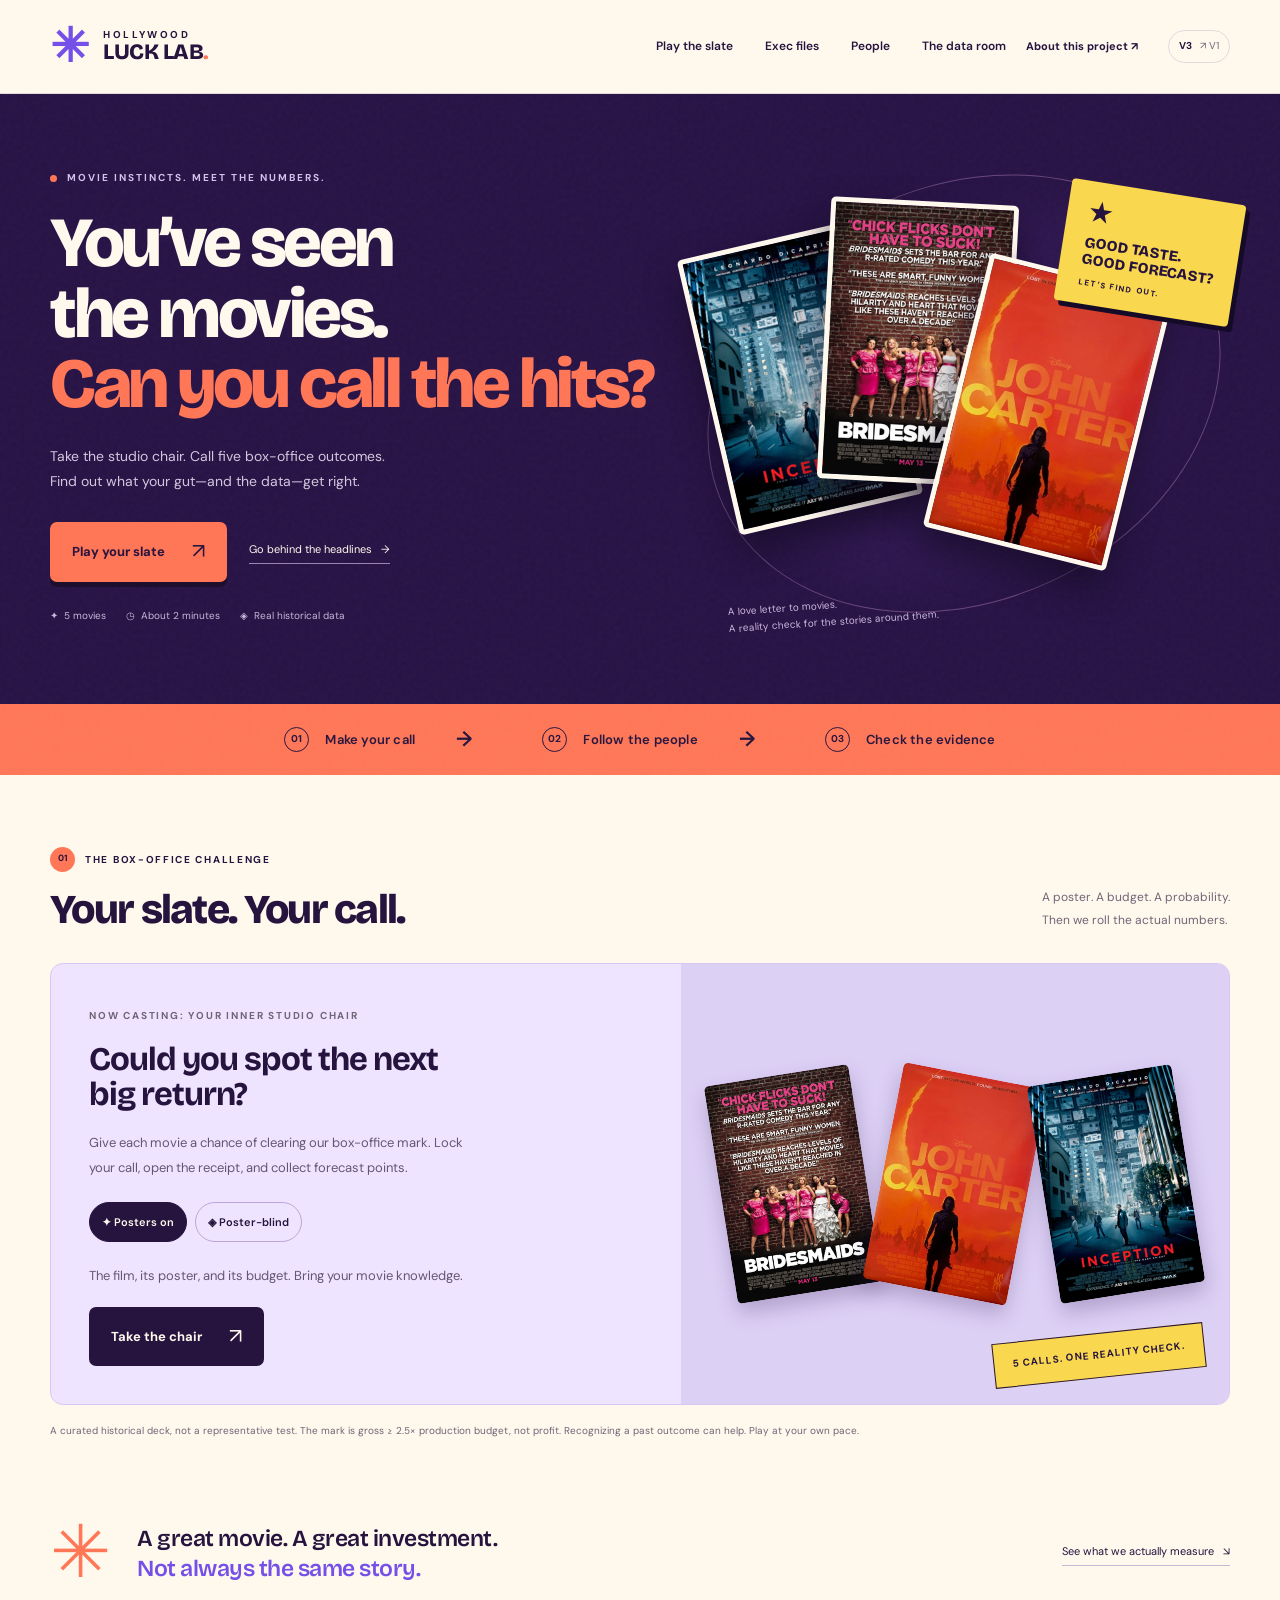
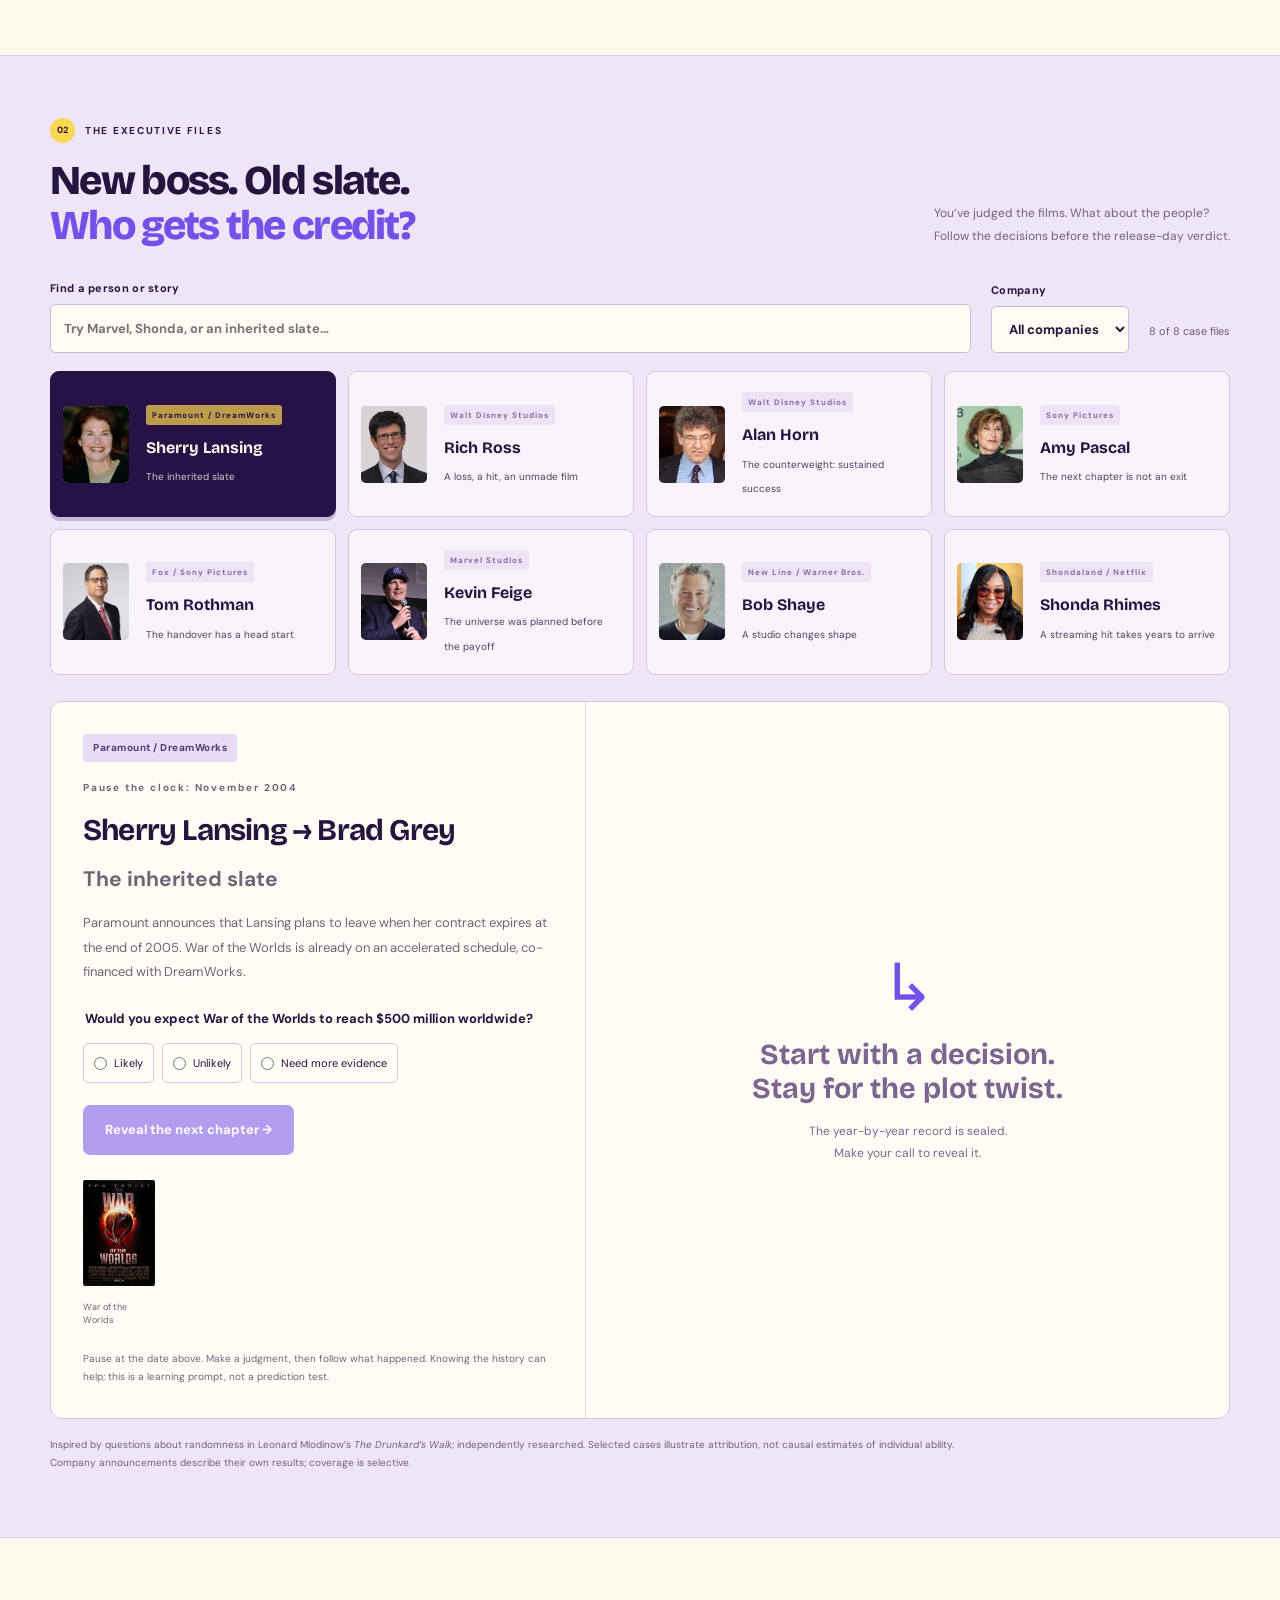
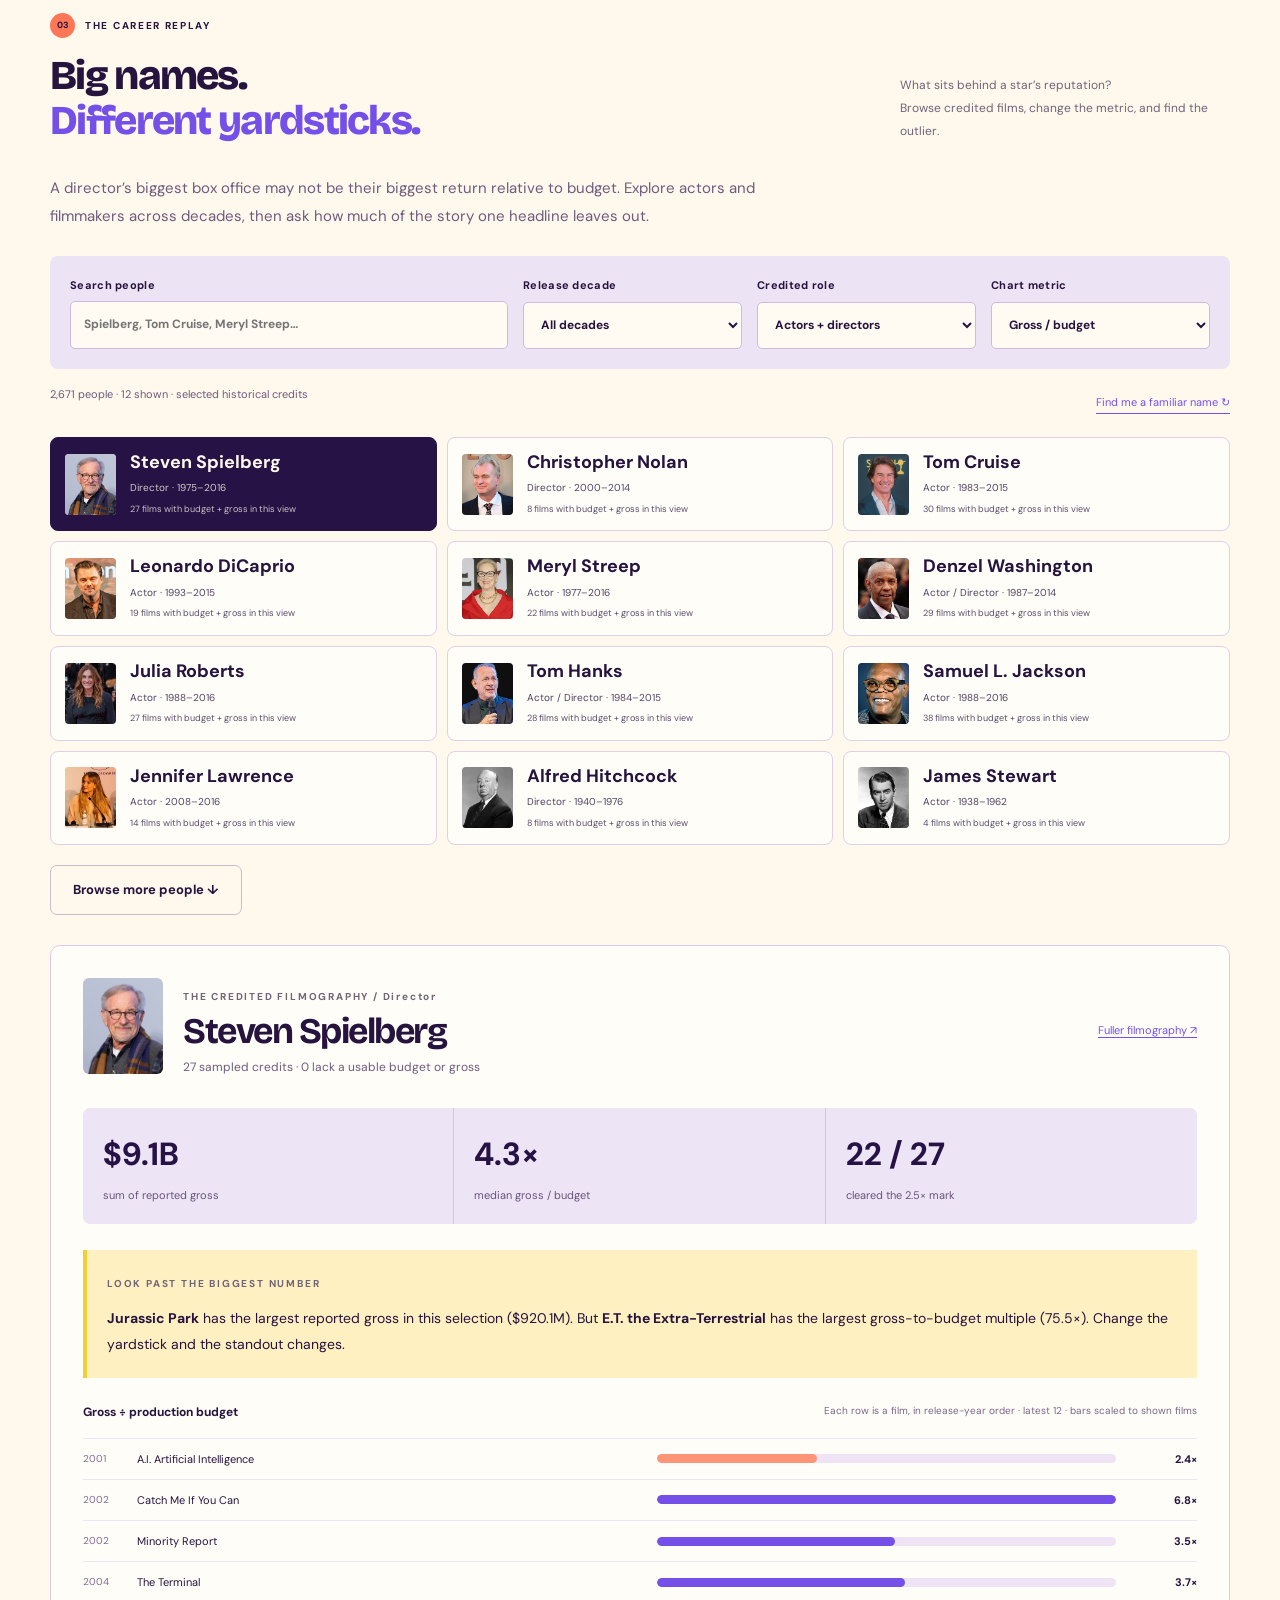
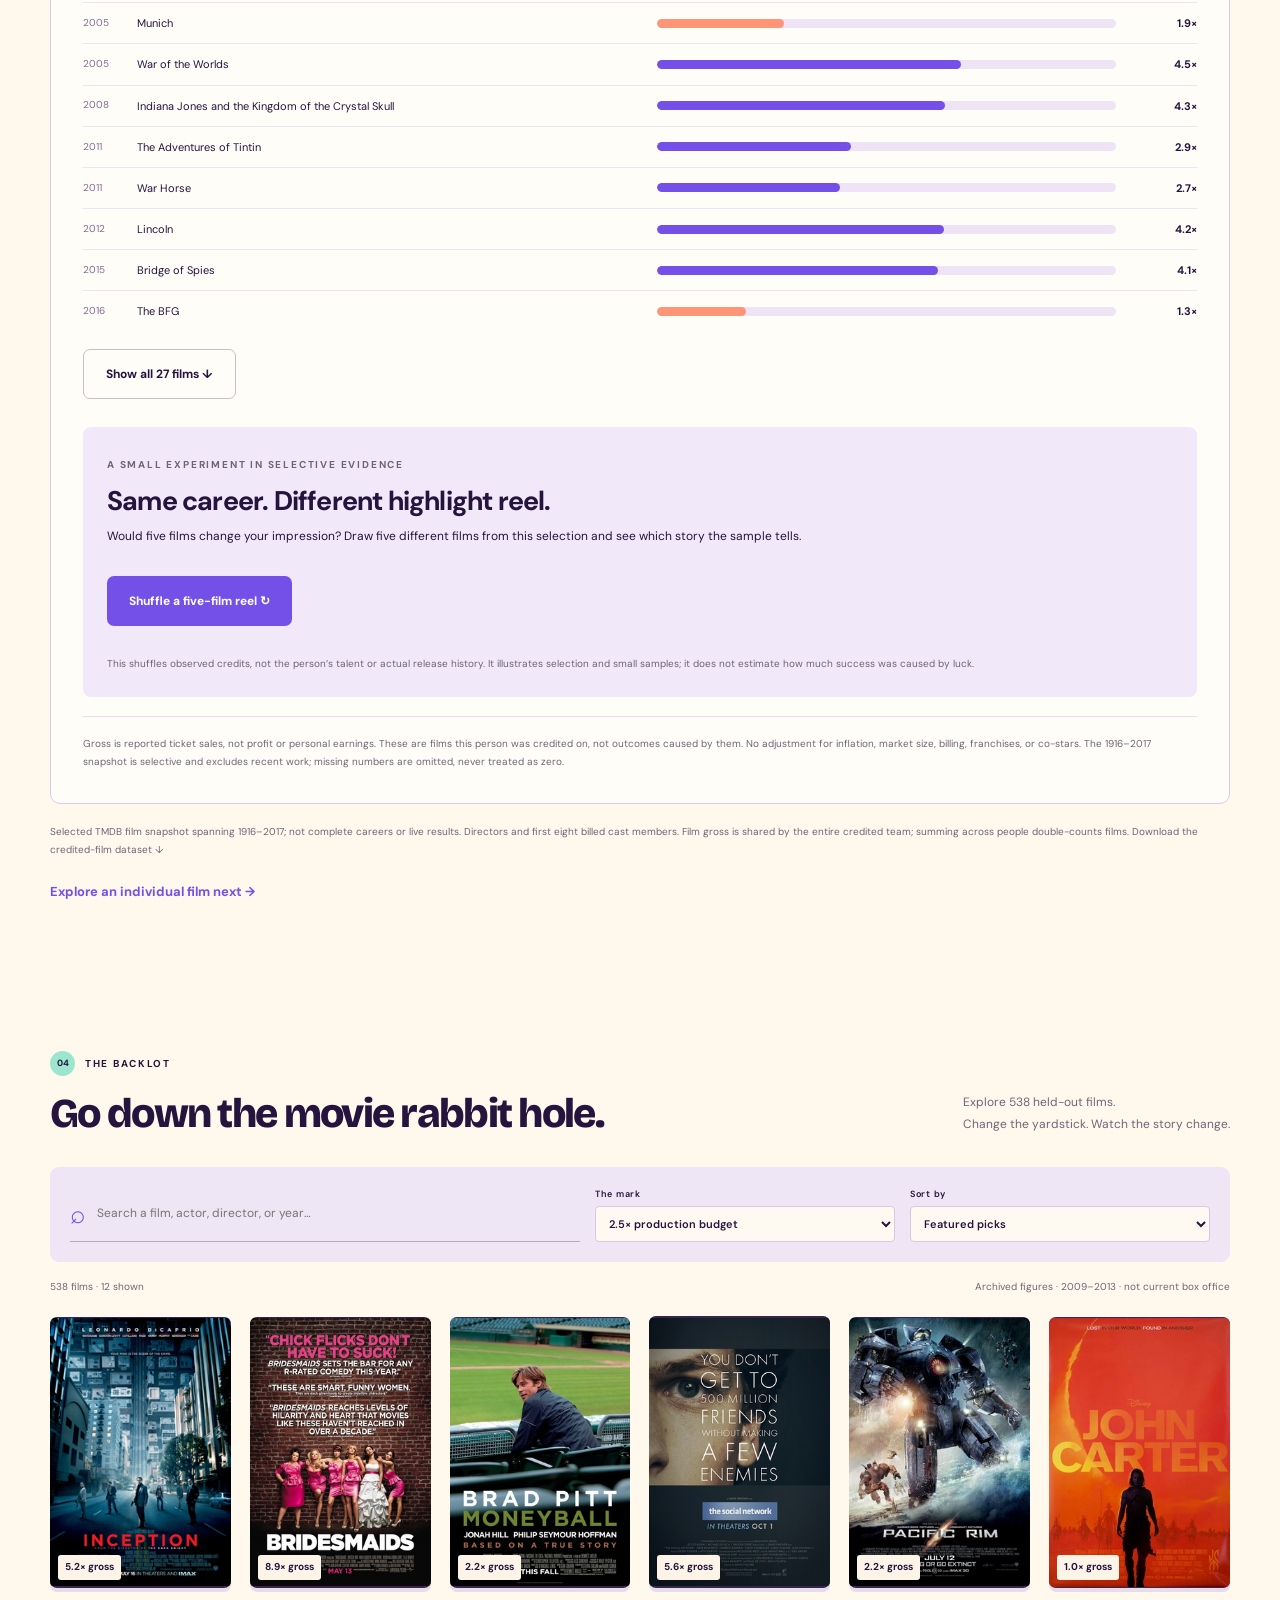
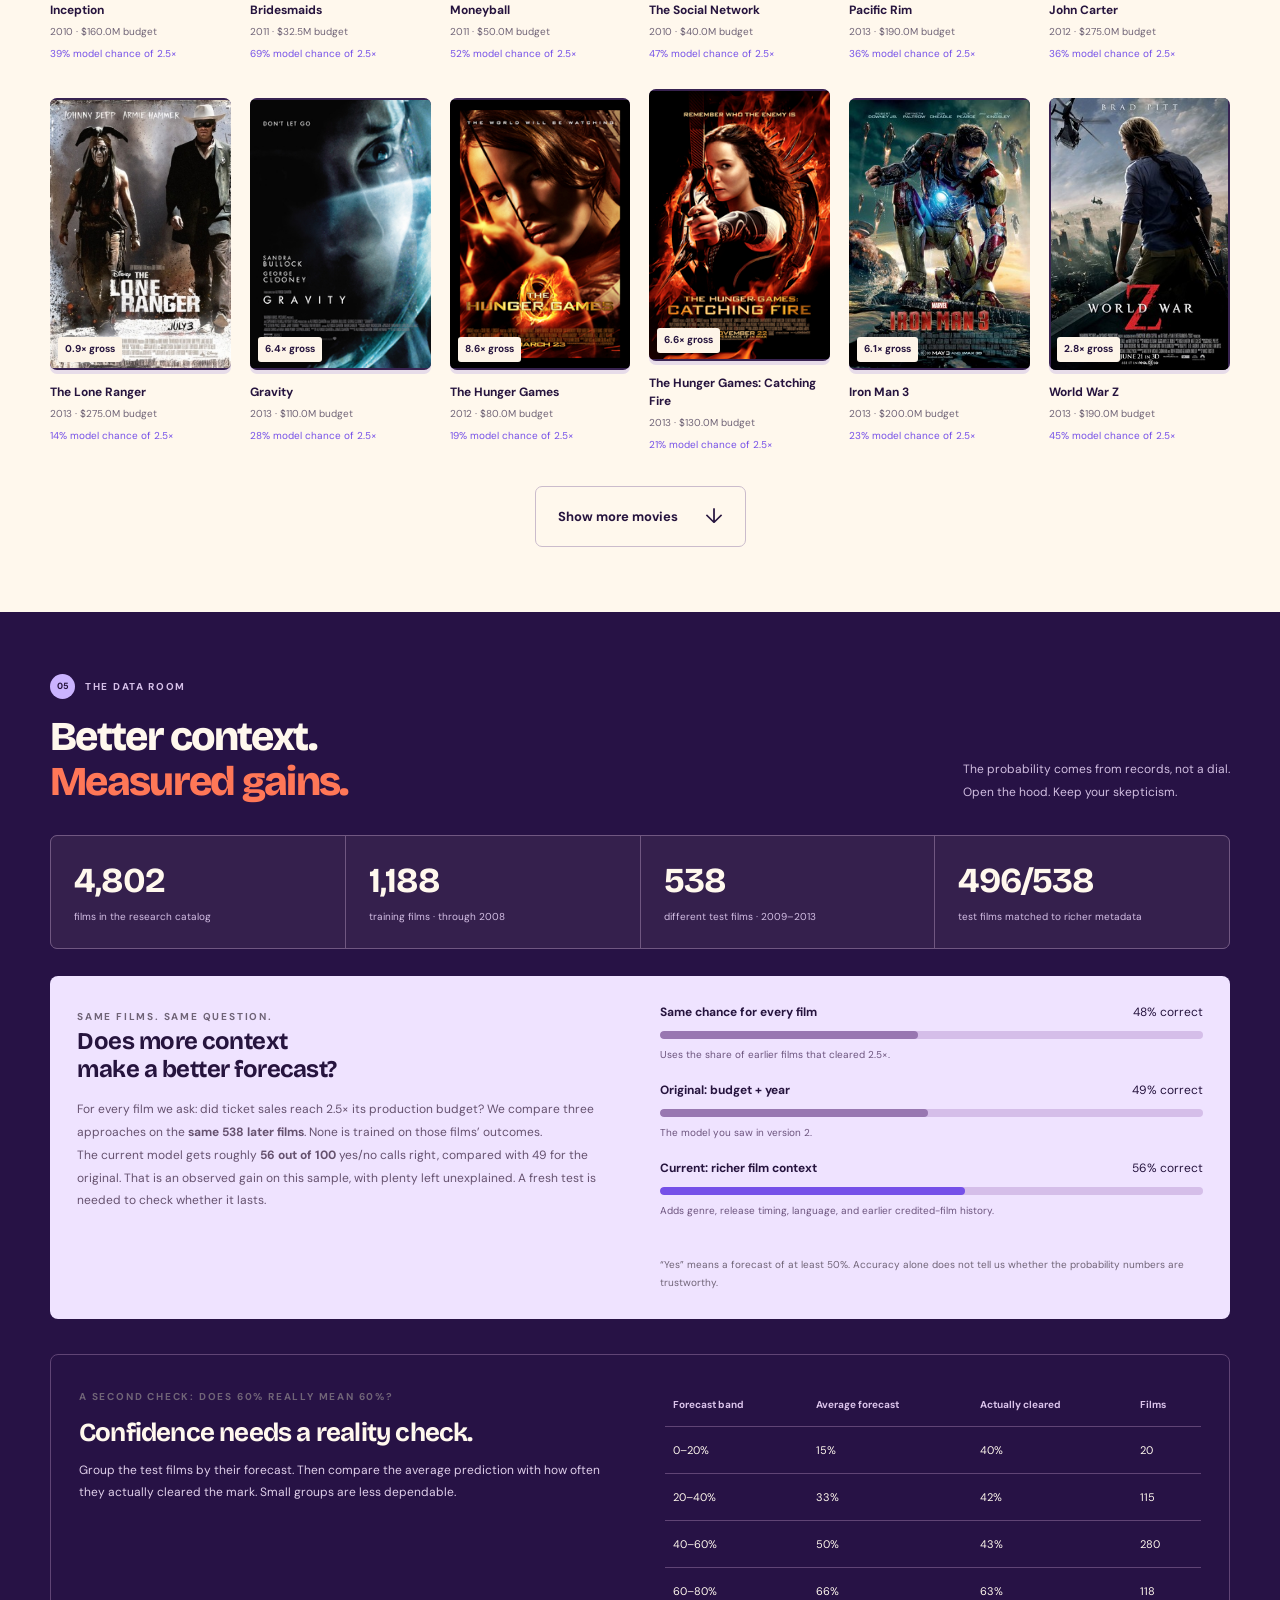
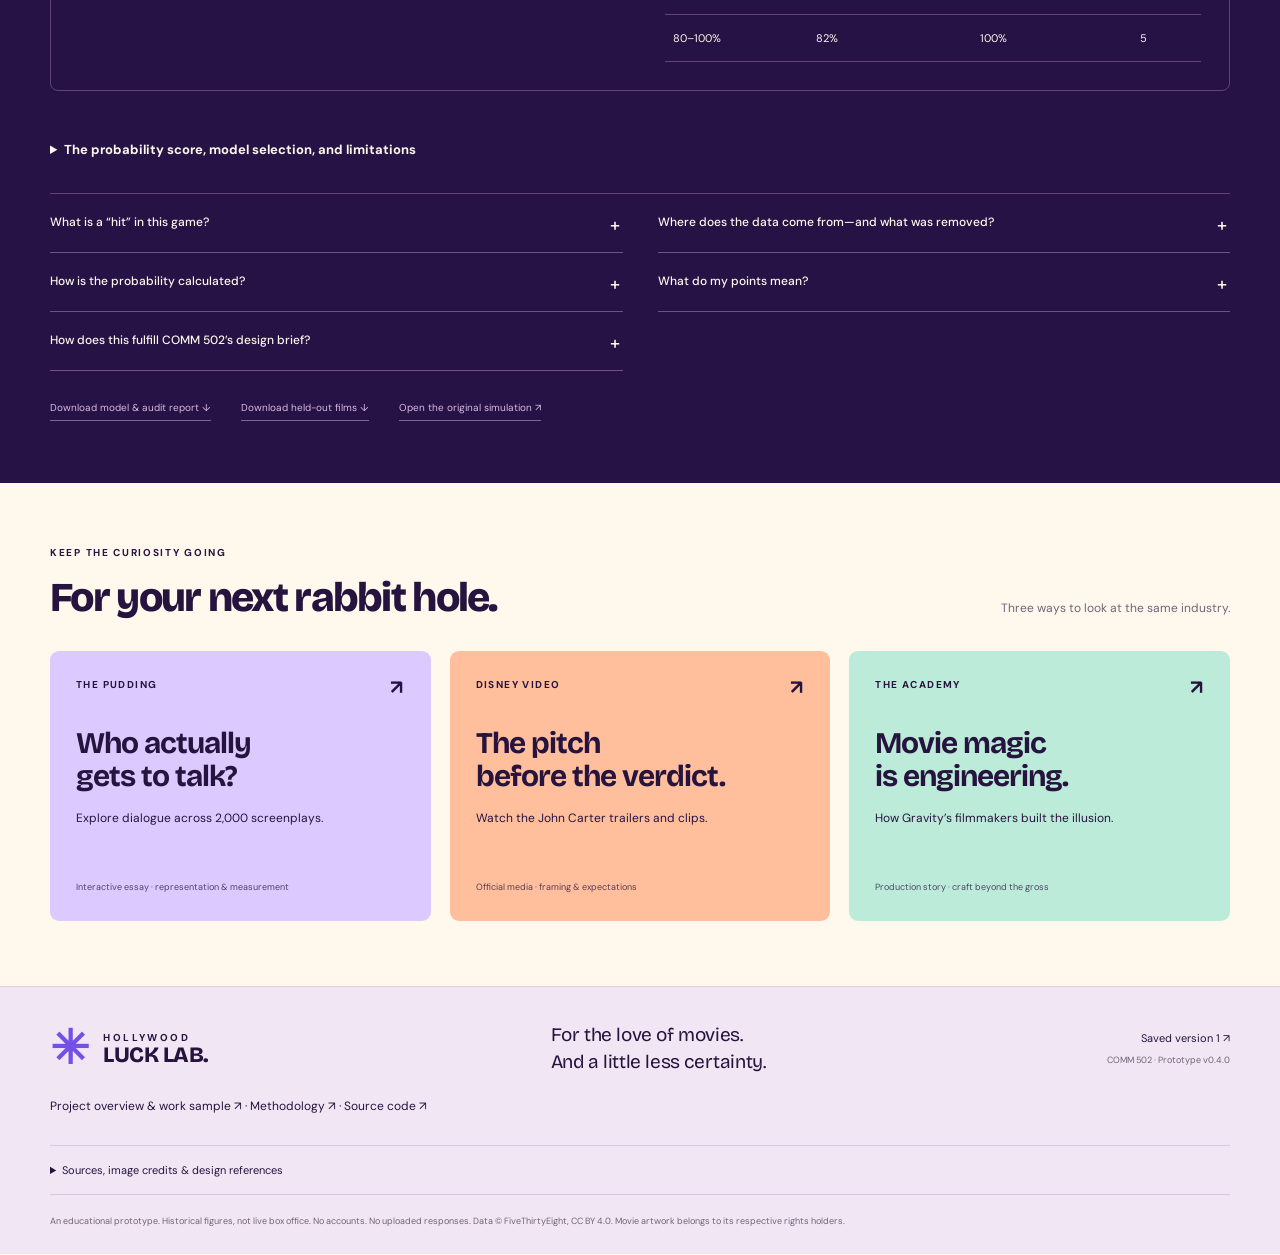
<file: public/index.html>
<!doctype html>
<html lang="en">
<head>
  <meta charset="utf-8"><meta name="viewport" content="width=device-width,initial-scale=1">
  <meta name="description" content="Five movies. One studio chair. Test your box-office instincts against a real-data baseline, then open Hollywood’s executive case files.">
  <meta name="theme-color" content="#271245"><title>Hollywood Luck Lab — Can you call the hits?</title>
  <link rel="stylesheet" href="studio.css"><link rel="stylesheet" href="research.css">
</head>
<body>
  <a class="skip-link" href="#play">Skip to the game</a>
  <header class="topbar"><div class="wrap topbar-inner">
    <a class="brand" href="#" aria-label="Hollywood Luck Lab home"><span class="brand-icon" aria-hidden="true">✳</span><span>HOLLYWOOD<strong>LUCK LAB<span class="brand-dot">.</span></strong></span></a>
    <nav aria-label="Main navigation"><a href="#play">Play the slate</a><a href="#case-files">Exec files</a><a href="#people">People</a><a href="#data-room">The data room</a></nav>
    <a class="project-about-link" href="portfolio.html">About this project ↗</a><a class="version-link" href="classic/index.html" title="Open the saved original prototype">V3 <span>↗ V1</span></a>
  </div></header>
  <main>
    <noscript><p class="wrap">Enable JavaScript to play. The <a href="data/model-report.json">model report</a> is available as a standalone file.</p></noscript>
    <section class="hero" aria-labelledby="hero-title"><div class="hero-grain" aria-hidden="true"></div><div class="wrap hero-inner">
      <div class="hero-copy"><p class="kicker"><span class="on-air" aria-hidden="true"></span> MOVIE INSTINCTS. MEET THE NUMBERS.</p>
        <h1 id="hero-title">You’ve seen<br> the movies.<br> <span>Can you call<br class="mobile-only"> the hits?</span></h1>
        <p class="hero-description">Take the studio chair. Call five box-office outcomes.<br class="desktop-only"> Find out what your gut—and the data—get right.</p>
        <div class="hero-actions"><button class="button hot" data-start>Play your slate <span aria-hidden="true">↗</span></button><a href="#case-files" class="hero-secondary">Go behind the headlines <span aria-hidden="true">→</span></a></div>
        <div class="hero-meta"><span>✦ &nbsp;5 movies</span><span>◷ &nbsp;About 2 minutes</span><span>◈ &nbsp;Real historical data</span></div>
      </div>
      <div class="hero-art" aria-label="A selection of films featured in the lab"><div class="art-orbit" aria-hidden="true"></div><div class="poster-stack" id="hero-posters"></div><div class="art-sticker"><span aria-hidden="true">★</span> GOOD TASTE.<br> GOOD FORECAST?<small>LET’S FIND OUT.</small></div><div class="art-caption">A love letter to movies.<br> A reality check for the stories around them.</div></div>
    </div><nav class="journey-strip" aria-label="Your route through the lab"><a href="#play"><b>01</b> Make your call <span>→</span></a><a href="#case-files"><b>02</b> Follow the people <span>→</span></a><a href="#data-room"><b>03</b> Check the evidence</a></nav></section>

    <section id="play" class="play-section wrap" aria-labelledby="play-title"><div class="section-heading"><div><p class="eyebrow"><span class="section-number coral">01</span> THE BOX-OFFICE CHALLENGE</p><h2 id="play-title">Your slate. Your call.</h2></div><p>A poster. A budget. A probability.<br> Then we roll the actual numbers.</p></div><div id="game"></div></section>

    <section class="interlude wrap" aria-label="The central question"><span aria-hidden="true">✳</span><p>A great movie. A great investment.<br> <em>Not always the same story.</em></p><a href="#data-room">See what we actually measure <span aria-hidden="true">↘</span></a></section>

    <section id="case-files" class="dossier-section" aria-labelledby="dossier-title"><div class="wrap"><div class="section-heading"><div><p class="eyebrow"><span class="section-number yellow">02</span> THE EXECUTIVE FILES</p><h2 id="dossier-title">New boss. Old slate.<br> <em>Who gets the credit?</em></h2></div><p>You’ve judged the films. What about the people?<br> Follow the decisions before the release-day verdict.</p></div><div id="dossiers"></div></div></section>

    <section id="people" class="people-section wrap" aria-labelledby="people-title"><div class="section-heading"><div><p class="eyebrow"><span class="section-number coral">03</span> THE CAREER REPLAY</p><h2 id="people-title">Big names.<br><em>Different yardsticks.</em></h2></div><p>What sits behind a star’s reputation?<br> Browse credited films, change the metric, and find the outlier.</p></div><p class="section-intro">A director’s biggest box office may not be their biggest return relative to budget. Explore actors and filmmakers across decades, then ask how much of the story one headline leaves out.</p><div class="people-tools"><label>Search people<input id="people-search" type="search" placeholder="Spielberg, Tom Cruise, Meryl Streep…"></label><label>Release decade<select id="people-decade"><option value="">All decades</option><option value="1910">1910s</option><option value="1920">1920s</option><option value="1930">1930s</option><option value="1940">1940s</option><option value="1950">1950s</option><option value="1960">1960s</option><option value="1970">1970s</option><option value="1980">1980s</option><option value="1990">1990s</option><option value="2000">2000s</option><option value="2010">2010s</option></select></label><label>Credited role<select id="people-role"><option value="">Actors + directors</option><option>Actor</option><option>Director</option></select></label><label>Chart metric<select id="people-metric"><option value="multiple">Gross / budget</option><option value="gross">Reported gross</option></select></label></div><div class="people-intro-row"><p id="people-count" aria-live="polite"></p><button id="people-surprise" class="inline-button">Find me a familiar name ↻</button></div><div id="people-grid" class="people-grid"></div><button id="people-more" class="button outline">Browse more people ↓</button><div id="person-profile" class="person-profile"></div><p class="small-note">Selected TMDB film snapshot spanning 1916–2017; not complete careers or live results. Directors and first eight billed cast members. Film gross is shared by the entire credited team; summing across people double-counts films. <a href="data/film-credits.csv" download>Download the credited-film dataset ↓</a></p><a class="story-next" href="#backlot">Explore an individual film next →</a></section>

    <section id="backlot" class="backlot wrap" aria-labelledby="backlot-title"><div class="section-heading"><div><p class="eyebrow"><span class="section-number mint">04</span> THE BACKLOT</p><h2 id="backlot-title">Go down the movie rabbit hole.</h2></div><p>Explore <span data-holdout-count>538</span> held-out films.<br> Change the yardstick. Watch the story change.</p></div>
      <div class="explorer-tools"><label class="search-field"><span class="sr-only">Search the movie archive</span><span aria-hidden="true">⌕</span><input id="movie-search" type="search" placeholder="Search a film, actor, director, or year…" autocomplete="off"></label><label class="select-field">The mark<select id="explore-threshold"><option value="1.0">1× production budget</option><option value="2.5" selected>2.5× production budget</option><option value="5.0">5× production budget</option></select></label><label class="select-field">Sort by<select id="explore-sort"><option value="featured">Featured picks</option><option value="probability">Model probability</option><option value="multiple">Actual gross multiple</option><option value="year">Newest first</option></select></label></div>
      <div class="explorer-meta"><p id="explore-count" aria-live="polite"></p><span>Archived figures · 2009–2013 · not current box office</span></div><div id="movie-grid" class="movie-grid"></div><button id="show-more" class="button outline">Show more movies <span aria-hidden="true">↓</span></button>
    </section>

    <section id="data-room" class="data-room" aria-labelledby="data-title"><div class="wrap"><div class="section-heading"><div><p class="eyebrow"><span class="section-number lavender">05</span> THE DATA ROOM</p><h2 id="data-title">Better context.<br> <em>Measured gains.</em></h2></div><p>The probability comes from records, not a dial.<br> Open the hood. Keep your skepticism.</p></div><div id="data-summary"></div>
      <div class="data-accordions">
        <details><summary>What is a “hit” in this game?</summary><p>The game asks whether reported worldwide theatrical gross reached <strong>2.5× reported production budget</strong>. This is an adjustable comparison rule, not an industry definition of profit or break-even. Theater shares, marketing, financing, taxes, and later revenue are absent. The backlot lets you try 1× and 5× too.</p></details>
        <details><summary>Where does the data come from—and what was removed?</summary><p>We use the financial columns of <a href="https://github.com/fivethirtyeight/data/tree/master/bechdel" target="_blank" rel="noopener noreferrer">FiveThirtyEight’s publicly released Bechdel dataset</a>, originally assembled for a different research question. It is a selected historical sample, not a census of films. Bechdel labels are not model inputs. Of 1,794 records, 51 shared ambiguous financial signatures and 17 lacked usable financial fields. We exclude these 68 rows instead of silently correcting them.</p><p>The source labels one field <code>intgross</code>; its values for cross-checked films are worldwide totals. We use it as reported worldwide gross and do not add domestic gross again. The downloaded snapshot, checksums, and exclusion report are preserved. Other errors can remain.</p></details>
        <details><summary>How is the probability calculated?</summary><p>The current model adds genres, release timing, language, and earlier credited-film histories to budget and year. We compare six candidates on a separate earlier validation period, then evaluate the selected model on 538 films from 2009–2013. At the 2.5× mark, richer logistic regression wins the validation comparison. Later gross, reviews, popularity, and future career results never enter the prediction. Open any film to inspect its signals and earlier comparables.</p><p>This is a retrospective backtest using an archived dataset. Budgets and historical grosses were collected after release, so it is not proof of what a forecaster could have known on an actual greenlight date. It is not a modern release predictor or a measure of executive skill.</p></details>
        <details><summary>What do my points mean?</summary><p>Each forecast earns <code>100 × [1 − (probability − outcome)²]</code> points. Outcome is 1 when the film clears the mark, 0 otherwise. The five-film maximum is 500. This rewards useful probabilities and makes confident misses costly. Five curated, recognizable films cannot establish your general forecasting ability; memory of an outcome can help. The full 538-film evaluation is reported separately.</p><p>The poster-blind option invites a comparison of judgments. It does not randomly assign participants or establish that images cause a change. Best scores are saved only in this browser when storage is available; nothing is uploaded. <button id="clear-local" class="inline-button">Clear my saved score</button></p></details>
        <details><summary>How does this fulfill COMM 502’s design brief?</summary><p><strong>Engage:</strong> a familiar movie, a concrete decision, and an achievable five-round loop invite participation. <strong>Interact:</strong> one decision at a time, an optional evidence reveal, and a visible progress strip manage attention and control. <strong>Understand:</strong> the original forecast stays next to the outcome; budgets and grosses get different labels; executive timelines separate attribution from timing.</p><p>These choices explore framing, prior knowledge, representativeness, motivation, and attribution. They are design hypotheses to connect to the assigned course readings and evaluate with users—not findings that the prototype has already proved.</p></details>
      </div>
      <div class="data-downloads"><a href="data/model-report.json" download>Download model & audit report ↓</a><a href="data/movies.json" download>Download held-out films ↓</a><a href="classic/index.html">Open the original simulation ↗</a></div>
    </div></section>

    <section class="watch-next wrap" aria-labelledby="watch-title"><div class="section-heading"><div><p class="eyebrow">KEEP THE CURIOSITY GOING</p><h2 id="watch-title">For your next rabbit hole.</h2></div><p>Three ways to look at the same industry.</p></div><div class="reading-grid">
      <a class="reading-card purple-card" href="https://pudding.cool/2017/03/film-dialogue/" target="_blank" rel="noopener noreferrer"><span>THE PUDDING <b>↗</b></span><h3>Who actually<br> gets to talk?</h3><p>Explore dialogue across 2,000 screenplays.</p><small>Interactive essay · representation & measurement</small></a>
      <a class="reading-card orange-card" href="https://video.disney.com/john-carter" target="_blank" rel="noopener noreferrer"><span>DISNEY VIDEO <b>↗</b></span><h3>The pitch<br> before the verdict.</h3><p>Watch the John Carter trailers and clips.</p><small>Official media · framing & expectations</small></a>
      <a class="reading-card mint-card" href="https://www.oscars.org/events/deconstructing-gravity" target="_blank" rel="noopener noreferrer"><span>THE ACADEMY <b>↗</b></span><h3>Movie magic<br> is engineering.</h3><p>How Gravity’s filmmakers built the illusion.</p><small>Production story · craft beyond the gross</small></a>
    </div></section>
  </main>
  <footer class="footer"><div class="wrap"><div class="footer-top"><a class="brand" href="#"><span class="brand-icon" aria-hidden="true">✳</span><span>HOLLYWOOD<strong>LUCK LAB.</strong></span></a><p>For the love of movies.<br> And a little less certainty.</p><div><a href="classic/index.html">Saved version 1 ↗</a><span>COMM 502 · Prototype v0.4.0</span></div></div>
    <p class="portfolio-footer"><a href="portfolio.html">Project overview & work sample ↗</a> · <a href="methodology.html">Methodology ↗</a> · <a href="https://github.com/kv304/hollywood-luck-lab">Source code ↗</a></p><details class="credits" id="source-credits"><summary>Sources, image credits & design references</summary><div id="credits-content"></div></details><p class="footer-note">An educational prototype. Historical figures, not live box office. No accounts. No uploaded responses. Data © FiveThirtyEight, CC BY 4.0. Movie artwork belongs to its respective rights holders.</p>
  </div></footer>
  <dialog id="movie-dialog" aria-labelledby="dialog-title"><button class="dialog-close" aria-label="Close movie details">×</button><div id="dialog-content"></div></dialog>
  <div id="status" class="sr-only" role="status" aria-live="polite"></div>
  <script src="data/model-data.js"></script><script src="assets/manifest.js"></script><script src="editorial.js"></script><script src="forecast.js"></script><script src="cases.js"></script><script src="case-expansion.js"></script><script src="executives.js"></script><script src="research.js"></script><script src="studio.js"></script><script src="data/people-data.js"></script><script src="people.js"></script>
</body></html>
</file>
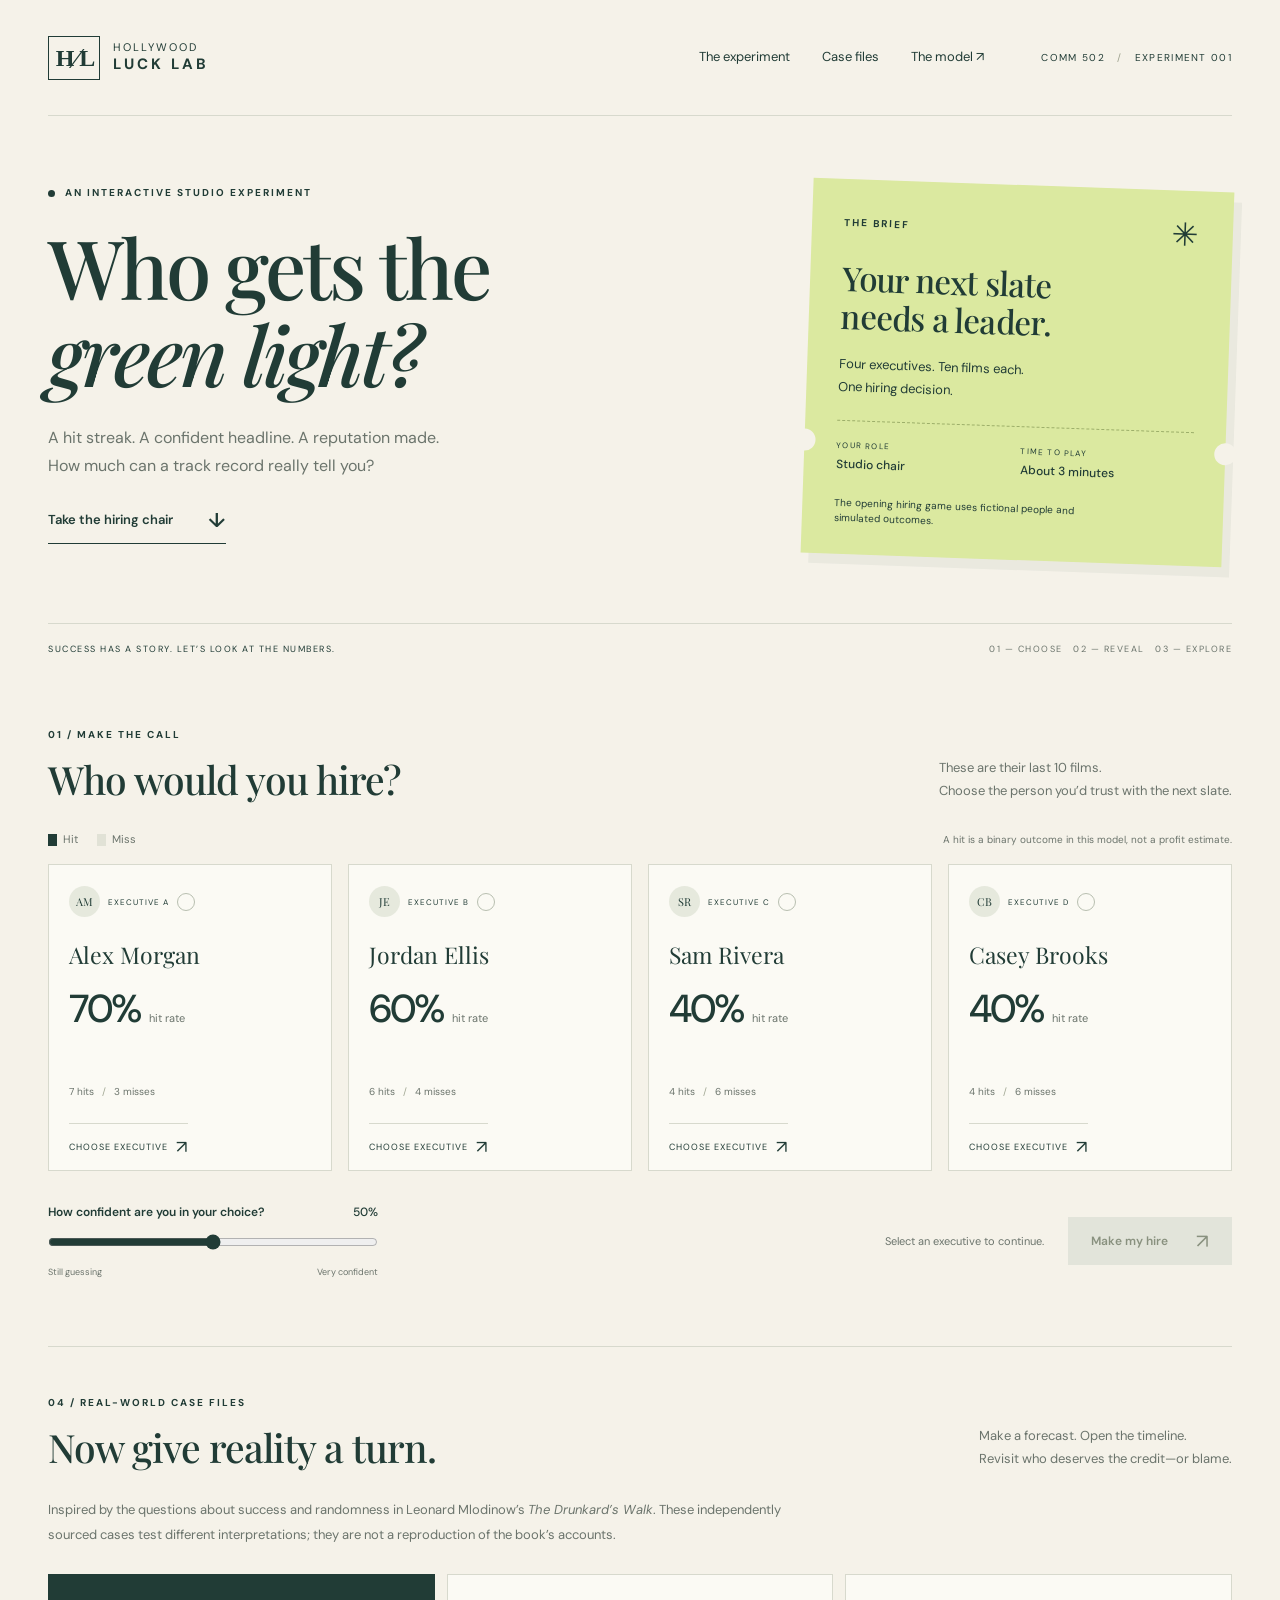
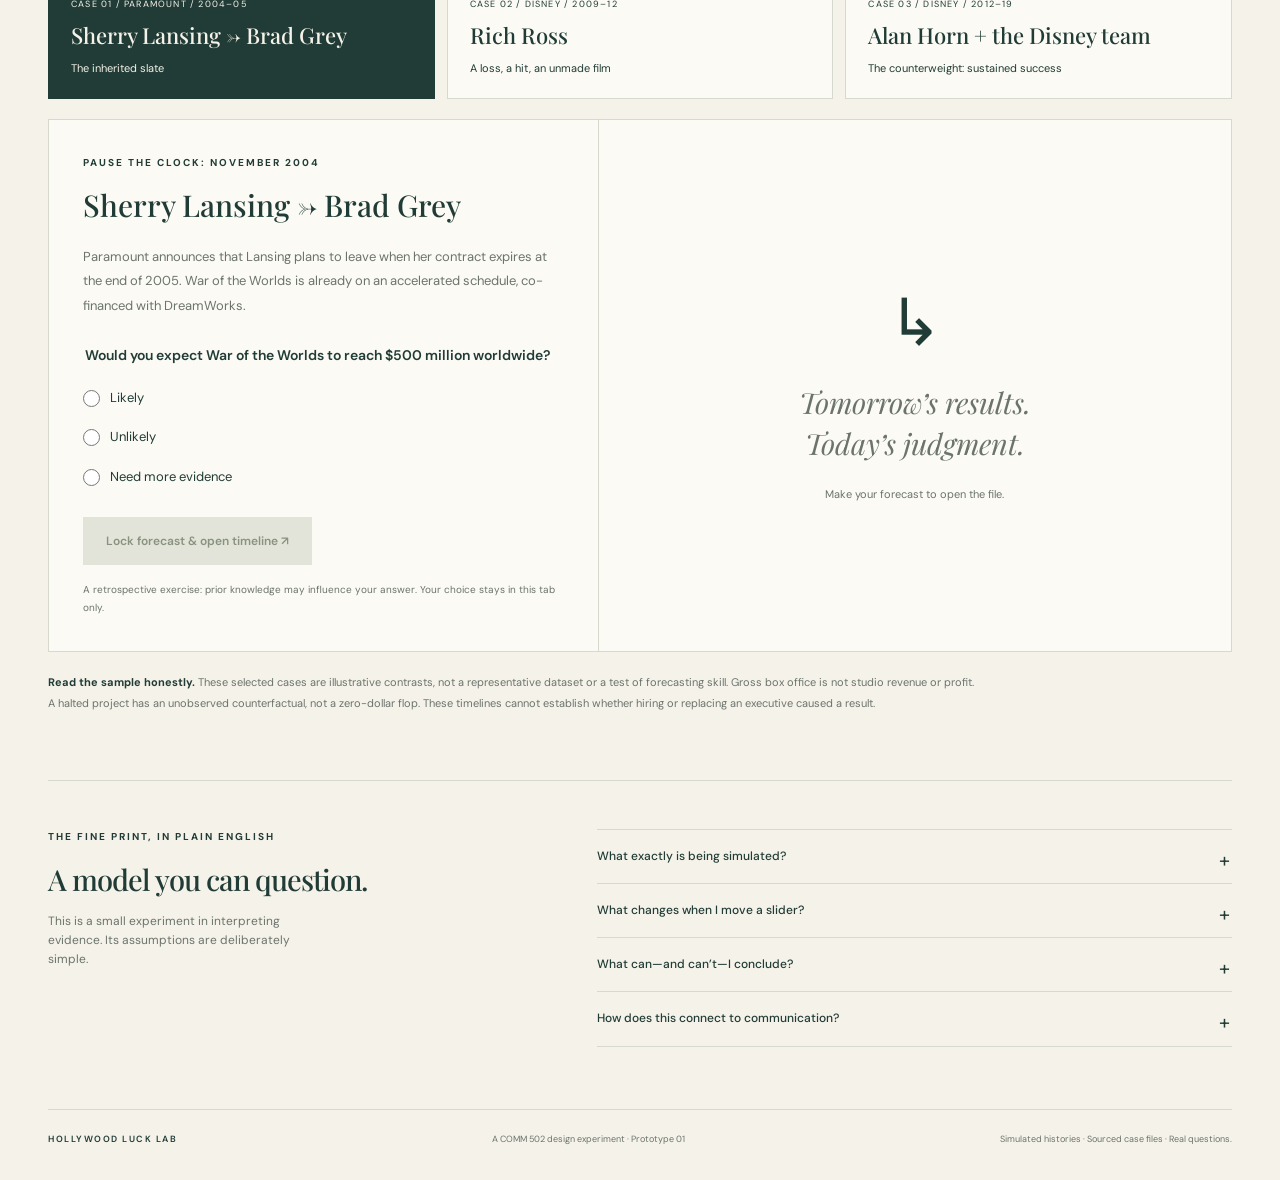
<file: public/classic/index.html>
<!doctype html>
<html lang="en">
<head>
  <meta charset="utf-8">
  <meta name="viewport" content="width=device-width,initial-scale=1">
  <meta name="description" content="A hands-on experiment about luck, skill, and the stories we tell about success in Hollywood.">
  <title>Hollywood Luck Lab — Who gets the green light?</title>
  <link rel="stylesheet" href="styles.css">
  <link rel="stylesheet" href="cases.css">
</head>
<body>
  <header class="site-header wrap">
    <a class="wordmark" href="#" aria-label="Hollywood Luck Lab home"><span class="brand-mark" aria-hidden="true">H<span>∕</span>L</span><span>HOLLYWOOD<br><strong>LUCK LAB</strong></span></a>
    <nav aria-label="Main navigation"><a href="#experiment">The experiment</a><a href="#case-files">Case files</a><a href="#model">The model <span aria-hidden="true">↗</span></a></nav>
    <span class="edition">COMM 502 <span> / </span> EXPERIMENT 001</span>
  </header>
  <main>
    <noscript><p class="wrap">Enable JavaScript to use the simulation and open the historical case files.</p></noscript>
    <section class="hero wrap" aria-labelledby="hero-title">
      <div class="hero-copy"><p class="eyebrow"><span class="live-dot" aria-hidden="true"></span> AN INTERACTIVE STUDIO EXPERIMENT</p>
        <h1 id="hero-title">Who gets the<br><em>green light?</em></h1>
        <p class="hero-intro">A hit streak. A confident headline. A reputation made.<br class="desktop-break"> How much can a track record really tell you?</p>
        <a class="text-link" href="#experiment">Take the hiring chair <span aria-hidden="true">↓</span></a>
      </div>
      <aside class="brief" aria-label="Your assignment">
        <div class="brief-top"><span>THE BRIEF</span><span aria-hidden="true">✳</span></div>
        <h2>Your next slate <br>needs a leader.</h2>
        <p>Four executives. Ten films each.<br>One hiring decision.</p>
        <div class="brief-rule"></div>
        <div class="brief-facts"><span>YOUR ROLE<strong>Studio chair</strong></span><span>TIME TO PLAY<strong>About 3 minutes</strong></span></div>
        <p class="fiction-note">The opening hiring game uses fictional people and simulated outcomes.</p>
      </aside>
      <div class="hero-bottom"><span>SUCCESS HAS A STORY. LET’S LOOK AT THE NUMBERS.</span><span class="small-caps">01 — CHOOSE &nbsp; 02 — REVEAL &nbsp; 03 — EXPLORE</span></div>
    </section>

    <section id="experiment" class="experiment wrap" aria-labelledby="choice-title">
      <div class="section-heading"><div><p class="eyebrow">01 / MAKE THE CALL</p><h2 id="choice-title">Who would you hire?</h2></div><p>These are their last 10 films.<br>Choose the person you’d trust with the next slate.</p></div>
      <div class="outcome-legend"><span><i class="hit-key"></i> Hit</span><span><i class="miss-key"></i> Miss</span><span class="legend-note">A hit is a binary outcome in this model, not a profit estimate.</span></div>
      <div class="candidate-grid" id="candidates" role="group" aria-label="Choose an executive"></div>
      <div class="decision-row" id="decision-row">
        <div class="confidence-control"><label for="confidence">How confident are you in your choice? <output id="confidence-value" for="confidence">50%</output></label><input type="range" id="confidence" min="0" max="100" step="5" value="50"><div class="range-ends"><span>Still guessing</span><span>Very confident</span></div></div>
        <div class="decision-action"><p id="choice-status" aria-live="polite">Select an executive to continue.</p><button id="hire" class="button primary" disabled>Make my hire <span aria-hidden="true">↗</span></button></div>
      </div>
    </section>

    <section id="reveal" class="reveal-section" hidden aria-labelledby="reveal-title">
      <div class="wrap reveal-inner">
        <div class="reveal-story"><p class="eyebrow">02 / BEHIND THE RECORD</p><p id="hiring-recap" class="recap"></p><h2 id="reveal-title">Different records.<br>The same odds.</h2><p>In this opening scenario, every executive had a <strong>50% chance of a hit on every film.</strong> Their records differ because the outcomes were drawn randomly.</p><p>Your choice was based on the evidence you could see. The reveal shows what that evidence couldn’t tell you with certainty.</p><button id="open-lab" class="button light">Explore what changes <span aria-hidden="true">↓</span></button></div>
        <div class="reveal-visual"><div class="visual-heading"><h3>The record vs. the model</h3><span>HIT RATE</span></div><div id="reveal-chart" class="comparison-chart"></div><div class="chart-axis"><span>0%</span><span>50%</span><span>100%</span></div><div class="chart-legend"><span><i class="observed-key"></i> Observed hit rate</span><span><i class="chance-key"></i> Underlying hit probability</span></div><p class="chart-footnote">The underlying probabilities are known because we set them in the simulation. They are not estimates of real executives’ abilities.</p></div>
      </div>
    </section>

    <section id="lab" class="lab wrap" hidden aria-labelledby="lab-title">
      <div class="section-heading"><div><p class="eyebrow">03 / CHANGE THE WORLD</p><h2 id="lab-title">Put the story to the test.</h2></div><p>Give one executive an advantage.<br>See whether the record makes it obvious.</p></div>
      <div class="lab-layout">
        <aside class="controls" aria-label="Simulation controls">
          <div class="control-block"><label for="films">Films per executive <output id="films-value">10</output></label><input id="films" type="range" min="5" max="100" step="5" value="10"><div class="range-ends"><span>5 films</span><span>100 films</span></div><p>More films give you more observations to work with.</p></div>
          <div class="control-block"><label for="advantage">Alex’s underlying advantage <output id="advantage-value">0 pp</output></label><input id="advantage" type="range" min="0" max="30" step="5" value="0"><div class="range-ends"><span>Equal ability</span><span>+30 percentage points</span></div><p id="odds-description">Everyone has a 50% chance of a hit per film.</p></div>
          <button id="replay" class="button primary">Replay this history <span aria-hidden="true">↻</span></button>
          <p class="seed-note" id="seed-label"></p>
        </aside>
        <div class="lab-chart-panel"><div class="visual-heading"><h3>What you see vs. what we set</h3><span id="history-label">ONE SIMULATED HISTORY</span></div><div id="explore-chart" class="comparison-chart"></div><div class="chart-axis"><span>0%</span><span>50%</span><span>100%</span></div><div class="chart-legend"><span><i class="observed-key"></i> Observed hit rate</span><span><i class="chance-key"></i> Underlying hit probability</span></div><p id="history-summary" class="history-summary" aria-live="polite"></p></div>
      </div>
      <section class="many-histories" aria-labelledby="many-title"><div class="many-intro"><p class="eyebrow">ZOOM OUT</p><h3 id="many-title">One history is only one possibility.</h3><p>Run 1,000 independent histories with these settings. Who finishes alone in first—and how often is the lead a tie?</p><button id="batch" class="button secondary">Run 1,000 histories <span aria-hidden="true">↗</span></button></div><div id="batch-result" class="batch-result" aria-live="polite"><p class="batch-placeholder">A standout record can feel convincing.<br>Let’s see how often it repeats.</p></div></section>
      <div class="lab-footer"><button id="export" class="text-button">Download simulated data <span aria-hidden="true">↓</span></button><button id="reset" class="text-button">Start a fresh hiring round <span aria-hidden="true">↺</span></button><span>Everything runs in your browser. No responses are uploaded.</span></div>
    </section>

    <section id="case-files" class="case-files wrap" aria-labelledby="case-title"></section>

    <section id="model" class="model-section wrap" aria-labelledby="model-title"><div><p class="eyebrow">THE FINE PRINT, IN PLAIN ENGLISH</p><h2 id="model-title">A model you can question.</h2><p>This is a small experiment in interpreting evidence. Its assumptions are deliberately simple.</p></div><div class="model-details">
      <details><summary>What exactly is being simulated?</summary><p>Each film is an independent hit-or-miss draw. The opening round gives all four executives a hit probability of 50%. In the lab, Alex’s probability can rise to 80%; everyone else stays at 50%. “Ability” refers only to that assigned probability. Budgets, genres, collaborators, and market conditions are held outside the model.</p></details>
      <details><summary>What changes when I move a slider?</summary><p>Within a history, each executive has a reproducible stream of random numbers. Adding films extends the same stream; changing Alex’s advantage changes the threshold for a hit. “Replay” draws a new history. The 1,000-history comparison uses separate random draws with the selected settings. A tie is counted separately, not awarded to an arbitrary executive.</p></details>
      <details><summary>What can—and can’t—I conclude?</summary><p>You can investigate how track records vary under these assumptions and how sample size helps distinguish a true difference. You cannot conclude that real executives are equally skilled or that Hollywood success is entirely random. A result after several hits is not guaranteed to reverse: every new film is still an independent draw in this model.</p></details>
      <details><summary>How does this connect to communication?</summary><p>The opening task invites a judgment before showing how the data was made. The reveal makes the limits of a short track record visible. The lab lets you compare observed outcomes with underlying probabilities. These design choices explore representativeness, overconfidence, framing, and selective attention from COMM 502. This prototype does not establish that users exhibit a bias or that it changes their understanding; that requires separate evaluation.</p></details>
    </div></section>
  </main>
  <footer class="site-footer wrap"><span>HOLLYWOOD LUCK LAB</span><span>A COMM 502 design experiment · Prototype 01</span><span>Simulated histories · Sourced case files · Real questions.</span></footer>
  <div id="announcement" class="sr-only" aria-live="polite"></div>
  <script src="simulation.js"></script>
  <script src="app.js"></script>
  <script src="cases.js"></script>
</body>
</html>
</file>
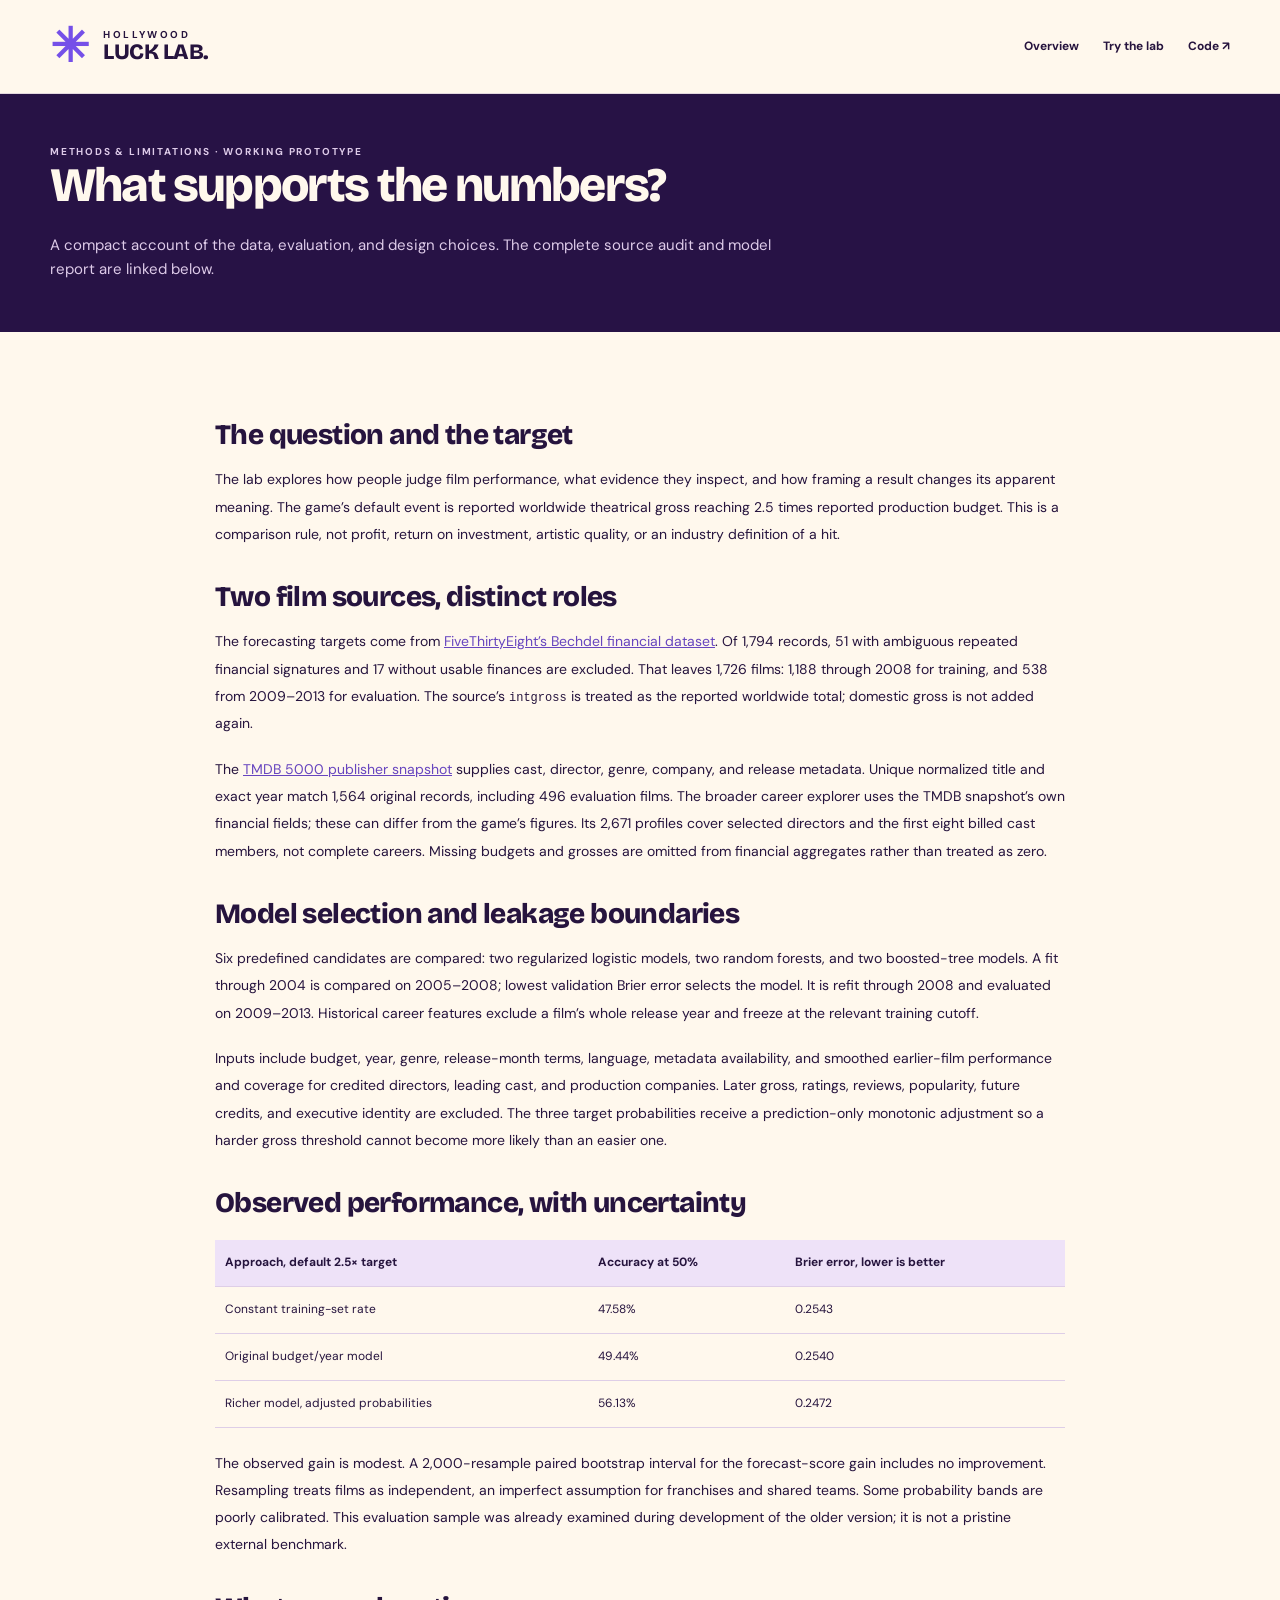
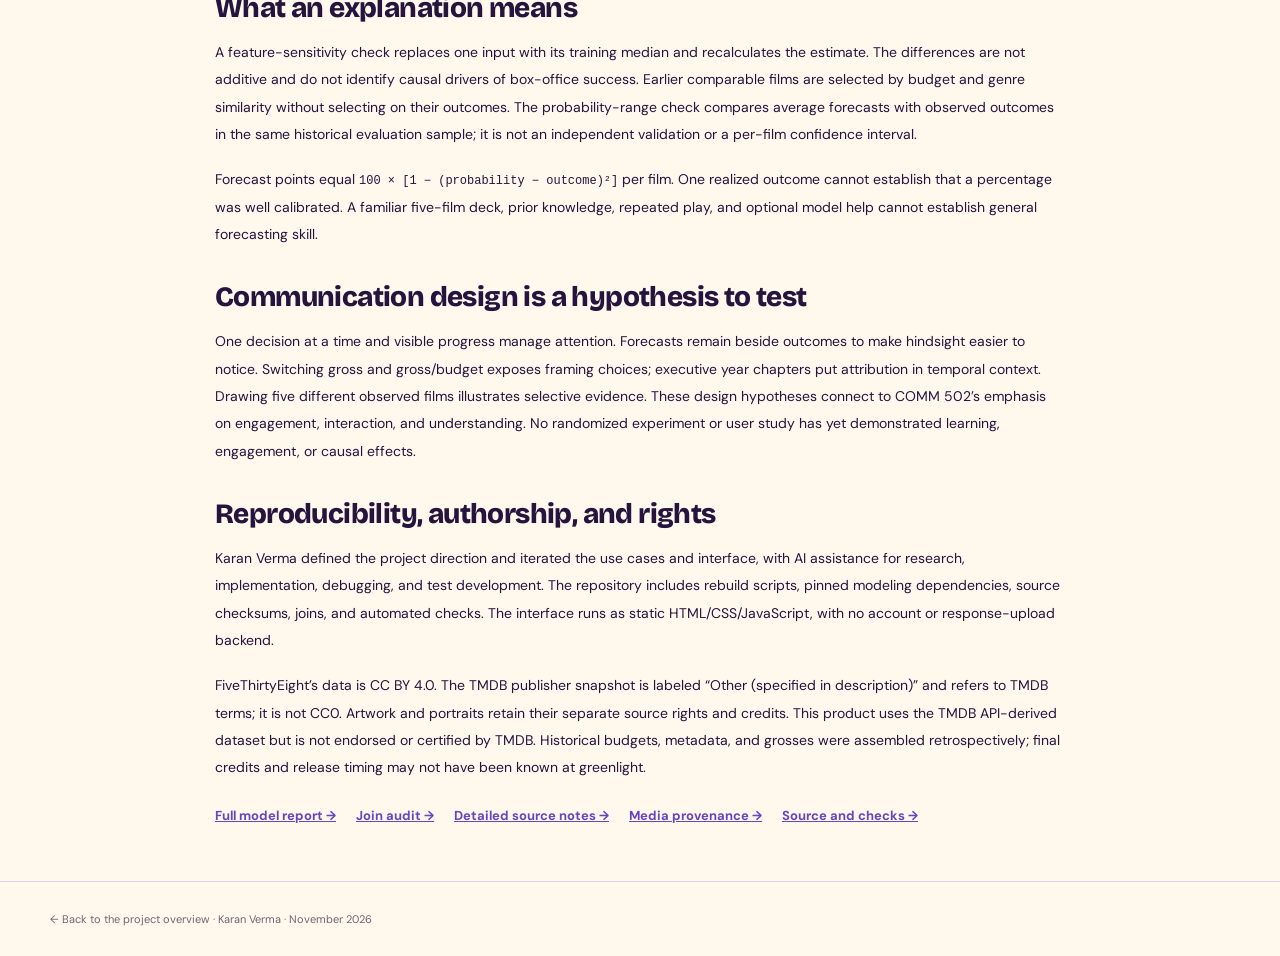
<file: public/methodology.html>
<!doctype html><html lang="en"><head><meta charset="utf-8"><meta name="viewport" content="width=device-width,initial-scale=1"><title>Methodology | Hollywood Luck Lab</title><meta name="description" content="Sources, modeling, evaluation, limitations, and design hypotheses behind Hollywood Luck Lab."><link rel="stylesheet" href="studio.css"><link rel="stylesheet" href="portfolio.css"></head><body><header class="topbar"><div class="wrap topbar-inner"><a class="brand" href="portfolio.html"><span class="brand-icon" aria-hidden="true">✳</span><span>HOLLYWOOD<strong>LUCK LAB.</strong></span></a><nav class="portfolio-nav" aria-label="Project navigation"><a href="portfolio.html">Overview</a><a href="index.html#play">Try the lab</a><a href="https://github.com/kv304/hollywood-luck-lab">Code ↗</a></nav></div></header><main><div class="method-header"><div class="wrap"><p class="portfolio-tag">METHODS & LIMITATIONS · WORKING PROTOTYPE</p><h1>What supports the numbers?</h1><p>A compact account of the data, evaluation, and design choices. The complete source audit and model report are linked below.</p></div></div><article class="portfolio-section wrap method-body"><h2>The question and the target</h2><p>The lab explores how people judge film performance, what evidence they inspect, and how framing a result changes its apparent meaning. The game’s default event is reported worldwide theatrical gross reaching 2.5 times reported production budget. This is a comparison rule, not profit, return on investment, artistic quality, or an industry definition of a hit.</p><h2>Two film sources, distinct roles</h2><p>The forecasting targets come from <a href="https://github.com/fivethirtyeight/data/tree/master/bechdel">FiveThirtyEight’s Bechdel financial dataset</a>. Of 1,794 records, 51 with ambiguous repeated financial signatures and 17 without usable finances are excluded. That leaves 1,726 films: 1,188 through 2008 for training, and 538 from 2009–2013 for evaluation. The source’s <code>intgross</code> is treated as the reported worldwide total; domestic gross is not added again.</p><p>The <a href="https://www.kaggle.com/datasets/tmdb/tmdb-movie-metadata">TMDB 5000 publisher snapshot</a> supplies cast, director, genre, company, and release metadata. Unique normalized title and exact year match 1,564 original records, including 496 evaluation films. The broader career explorer uses the TMDB snapshot’s own financial fields; these can differ from the game’s figures. Its 2,671 profiles cover selected directors and the first eight billed cast members, not complete careers. Missing budgets and grosses are omitted from financial aggregates rather than treated as zero.</p><h2>Model selection and leakage boundaries</h2><p>Six predefined candidates are compared: two regularized logistic models, two random forests, and two boosted-tree models. A fit through 2004 is compared on 2005–2008; lowest validation Brier error selects the model. It is refit through 2008 and evaluated on 2009–2013. Historical career features exclude a film’s whole release year and freeze at the relevant training cutoff.</p><p>Inputs include budget, year, genre, release-month terms, language, metadata availability, and smoothed earlier-film performance and coverage for credited directors, leading cast, and production companies. Later gross, ratings, reviews, popularity, future credits, and executive identity are excluded. The three target probabilities receive a prediction-only monotonic adjustment so a harder gross threshold cannot become more likely than an easier one.</p><h2>Observed performance, with uncertainty</h2><table><thead><tr><th scope="col">Approach, default 2.5× target</th><th scope="col">Accuracy at 50%</th><th scope="col">Brier error, lower is better</th></tr></thead><tbody><tr><td>Constant training-set rate</td><td>47.58%</td><td>0.2543</td></tr><tr><td>Original budget/year model</td><td>49.44%</td><td>0.2540</td></tr><tr><td>Richer model, adjusted probabilities</td><td>56.13%</td><td>0.2472</td></tr></tbody></table><p>The observed gain is modest. A 2,000-resample paired bootstrap interval for the forecast-score gain includes no improvement. Resampling treats films as independent, an imperfect assumption for franchises and shared teams. Some probability bands are poorly calibrated. This evaluation sample was already examined during development of the older version; it is not a pristine external benchmark.</p><h2>What an explanation means</h2><p>A feature-sensitivity check replaces one input with its training median and recalculates the estimate. The differences are not additive and do not identify causal drivers of box-office success. Earlier comparable films are selected by budget and genre similarity without selecting on their outcomes. The probability-range check compares average forecasts with observed outcomes in the same historical evaluation sample; it is not an independent validation or a per-film confidence interval.</p><p>Forecast points equal <code>100 × [1 − (probability − outcome)²]</code> per film. One realized outcome cannot establish that a percentage was well calibrated. A familiar five-film deck, prior knowledge, repeated play, and optional model help cannot establish general forecasting skill.</p><h2>Communication design is a hypothesis to test</h2><p>One decision at a time and visible progress manage attention. Forecasts remain beside outcomes to make hindsight easier to notice. Switching gross and gross/budget exposes framing choices; executive year chapters put attribution in temporal context. Drawing five different observed films illustrates selective evidence. These design hypotheses connect to COMM 502’s emphasis on engagement, interaction, and understanding. No randomized experiment or user study has yet demonstrated learning, engagement, or causal effects.</p><h2>Reproducibility, authorship, and rights</h2><p>Karan Verma defined the project direction and iterated the use cases and interface, with AI assistance for research, implementation, debugging, and test development. The repository includes rebuild scripts, pinned modeling dependencies, source checksums, joins, and automated checks. The interface runs as static HTML/CSS/JavaScript, with no account or response-upload backend.</p><p>FiveThirtyEight’s data is CC BY 4.0. The TMDB publisher snapshot is labeled “Other (specified in description)” and refers to TMDB terms; it is not CC0. Artwork and portraits retain their separate source rights and credits. This product uses the TMDB API-derived dataset but is not endorsed or certified by TMDB. Historical budgets, metadata, and grosses were assembled retrospectively; final credits and release timing may not have been known at greenlight.</p><div class="review-links"><a href="data/model-report.json">Full model report →</a><a href="data/metadata-join-audit.json">Join audit →</a><a href="data/research-notes.md">Detailed source notes →</a><a href="assets/manifest.json">Media provenance →</a><a href="https://github.com/kv304/hollywood-luck-lab">Source and checks →</a></div></article></main><footer class="portfolio-credit"><div class="wrap"><a href="portfolio.html">← Back to the project overview</a> · Karan Verma · November 2026</div></footer></body></html>
</file>
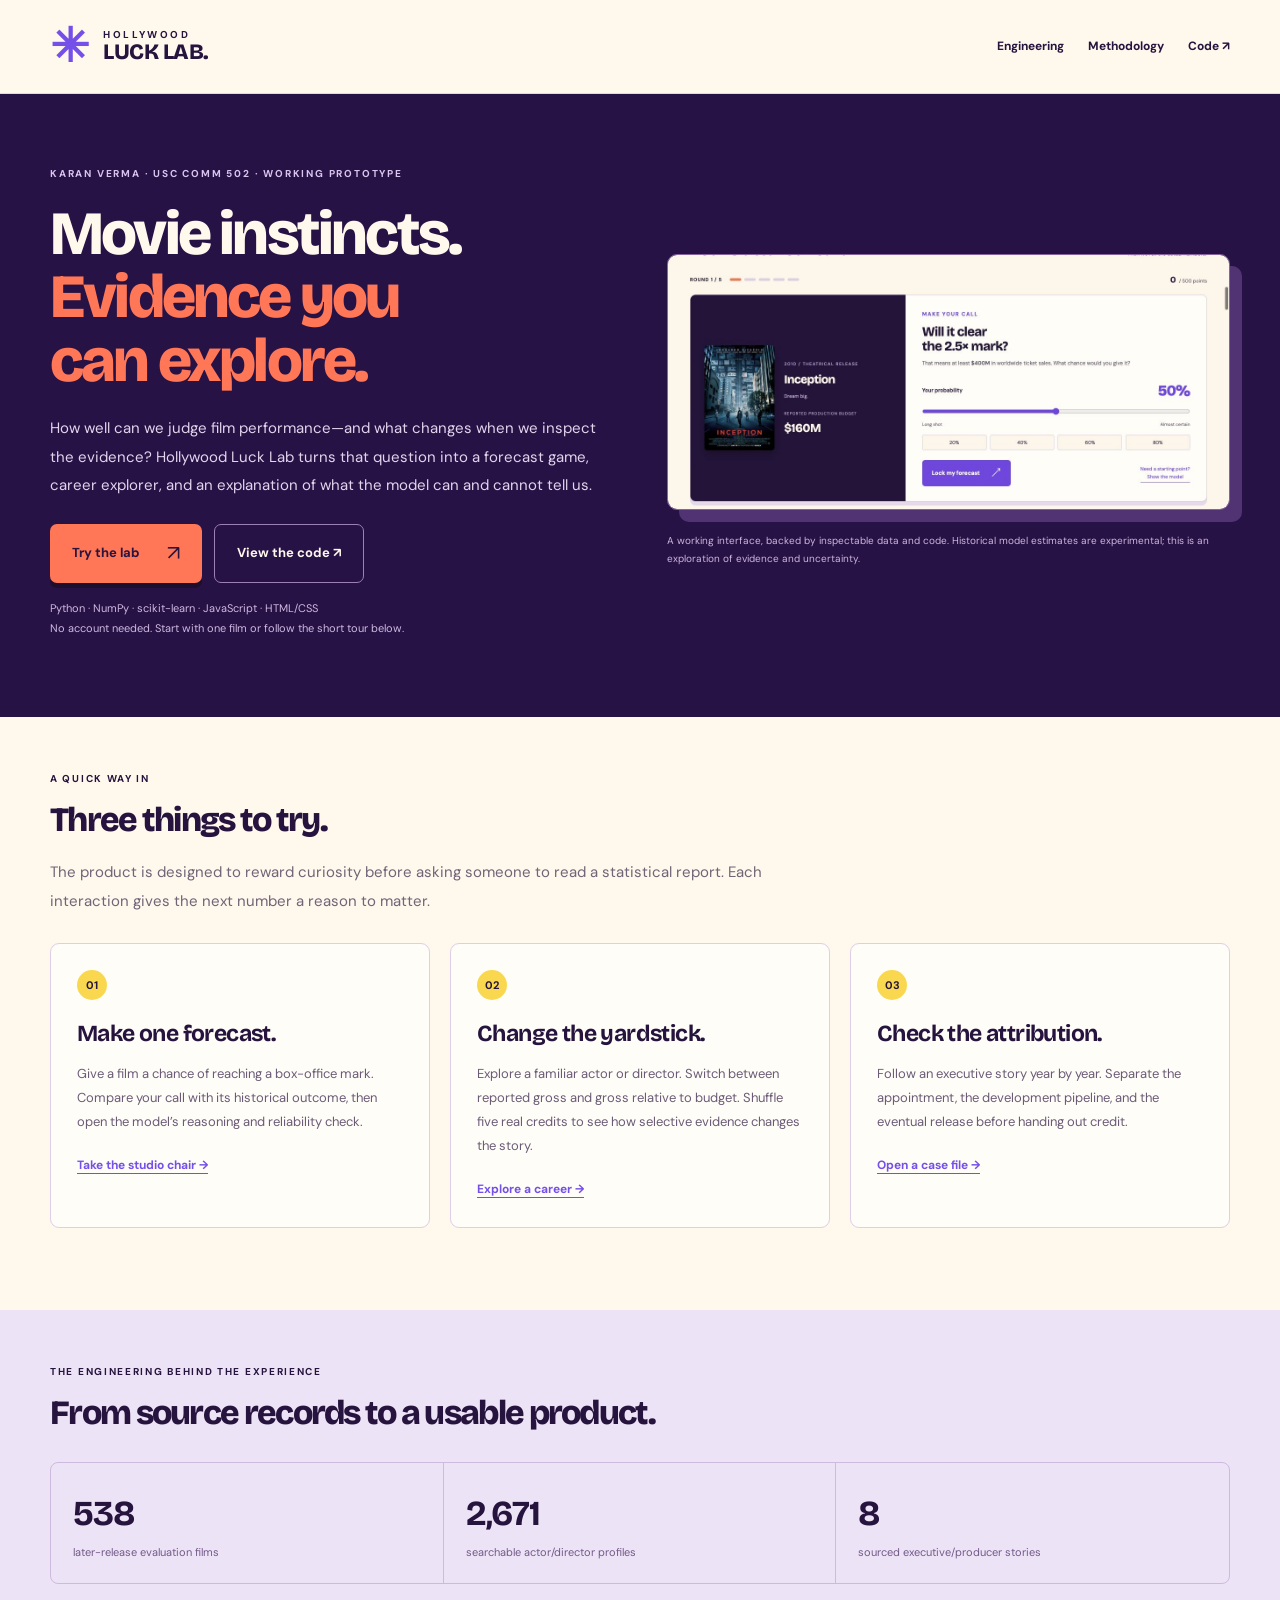
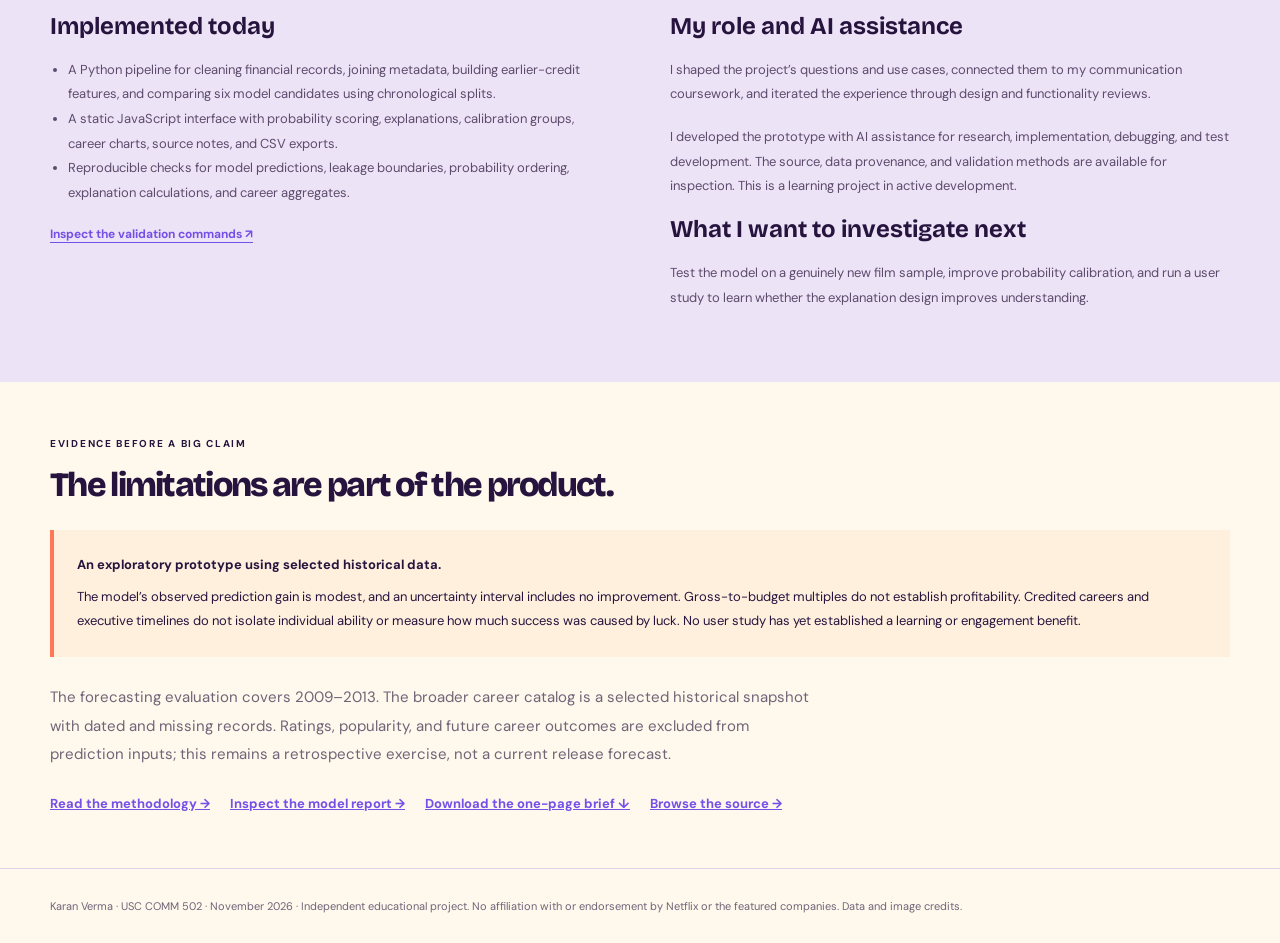
<file: public/portfolio.html>
<!doctype html>
<html lang="en"><head><meta charset="utf-8"><meta name="viewport" content="width=device-width,initial-scale=1"><title>Hollywood Luck Lab | Karan Verma</title><meta name="description" content="An interactive entertainment-data work sample by Karan Verma: forecasting, career exploration, and communicating model uncertainty. Python, JavaScript, USC COMM 502."><meta name="theme-color" content="#271245"><link rel="stylesheet" href="studio.css"><link rel="stylesheet" href="portfolio.css"></head>
<body><a class="skip-link" href="#tour">Skip to the project tour</a><header class="topbar"><div class="wrap topbar-inner"><a class="brand" href="portfolio.html"><span class="brand-icon" aria-hidden="true">✳</span><span>HOLLYWOOD<strong>LUCK LAB.</strong></span></a><nav class="portfolio-nav" aria-label="Portfolio navigation"><a href="#engineering">Engineering</a><a href="methodology.html">Methodology</a><a href="https://github.com/kv304/hollywood-luck-lab">Code ↗</a></nav></div></header>
<main><section class="portfolio-hero"><div class="wrap"><div><p class="portfolio-tag">KARAN VERMA · USC COMM 502 · WORKING PROTOTYPE</p><h1>Movie instincts.<br><span>Evidence you<br>can explore.</span></h1><p class="lede">How well can we judge film performance—and what changes when we inspect the evidence? Hollywood Luck Lab turns that question into a forecast game, career explorer, and an explanation of what the model can and cannot tell us.</p><div class="portfolio-actions"><a class="button hot" href="index.html#play">Try the lab <span aria-hidden="true">↗</span></a><a class="button outline" href="https://github.com/kv304/hollywood-luck-lab">View the code ↗</a></div><p class="portfolio-meta">Python · NumPy · scikit-learn · JavaScript · HTML/CSS<br>No account needed. Start with one film or follow the short tour below.</p></div><figure class="portfolio-shot"><a href="index.html#play" aria-label="Open the interactive forecast game"><img src="portfolio-preview.png" alt="Working Hollywood Luck Lab forecast game showing Inception, its production budget, and a probability slider" width="1280" height="580"></a><figcaption>A working interface, backed by inspectable data and code. Historical model estimates are experimental; this is an exploration of evidence and uncertainty.</figcaption></figure></div></section>
<section class="portfolio-section wrap" id="tour"><p class="eyebrow">A QUICK WAY IN</p><h2>Three things to try.</h2><p class="intro">The product is designed to reward curiosity before asking someone to read a statistical report. Each interaction gives the next number a reason to matter.</p><div class="tour-grid"><article class="tour-card"><b>01</b><h3>Make one forecast.</h3><p>Give a film a chance of reaching a box-office mark. Compare your call with its historical outcome, then open the model’s reasoning and reliability check.</p><a href="index.html#play">Take the studio chair →</a></article><article class="tour-card"><b>02</b><h3>Change the yardstick.</h3><p>Explore a familiar actor or director. Switch between reported gross and gross relative to budget. Shuffle five real credits to see how selective evidence changes the story.</p><a href="index.html#people">Explore a career →</a></article><article class="tour-card"><b>03</b><h3>Check the attribution.</h3><p>Follow an executive story year by year. Separate the appointment, the development pipeline, and the eventual release before handing out credit.</p><a href="index.html#case-files">Open a case file →</a></article></div></section>
<section class="portfolio-section engineering-band" id="engineering"><div class="wrap"><p class="eyebrow">THE ENGINEERING BEHIND THE EXPERIENCE</p><h2>From source records to a usable product.</h2><div class="evidence-stats"><div><strong>538</strong>later-release evaluation films</div><div><strong>2,671</strong>searchable actor/director profiles</div><div><strong>8</strong>sourced executive/producer stories</div></div><div class="portfolio-columns"><div><h3>Implemented today</h3><ul><li>A Python pipeline for cleaning financial records, joining metadata, building earlier-credit features, and comparing six model candidates using chronological splits.</li><li>A static JavaScript interface with probability scoring, explanations, calibration groups, career charts, source notes, and CSV exports.</li><li>Reproducible checks for model predictions, leakage boundaries, probability ordering, explanation calculations, and career aggregates.</li></ul><a class="text-link" href="https://github.com/kv304/hollywood-luck-lab#verify">Inspect the validation commands ↗</a></div><div><h3>My role and AI assistance</h3><p>I shaped the project’s questions and use cases, connected them to my communication coursework, and iterated the experience through design and functionality reviews.</p><p>I developed the prototype with AI assistance for research, implementation, debugging, and test development. The source, data provenance, and validation methods are available for inspection. This is a learning project in active development.</p><h3>What I want to investigate next</h3><p>Test the model on a genuinely new film sample, improve probability calibration, and run a user study to learn whether the explanation design improves understanding.</p></div></div></div></section>
<section class="portfolio-section wrap" id="evidence"><p class="eyebrow">EVIDENCE BEFORE A BIG CLAIM</p><h2>The limitations are part of the product.</h2><div class="scope-note"><strong>An exploratory prototype using selected historical data.</strong>The model’s observed prediction gain is modest, and an uncertainty interval includes no improvement. Gross-to-budget multiples do not establish profitability. Credited careers and executive timelines do not isolate individual ability or measure how much success was caused by luck. No user study has yet established a learning or engagement benefit.</div><p class="intro">The forecasting evaluation covers 2009–2013. The broader career catalog is a selected historical snapshot with dated and missing records. Ratings, popularity, and future career outcomes are excluded from prediction inputs; this remains a retrospective exercise, not a current release forecast.</p><div class="review-links"><a href="methodology.html">Read the methodology →</a><a href="data/model-report.json">Inspect the model report →</a><a href="work-sample/Karan_Verma_Hollywood_Luck_Lab_Work_Sample.pdf">Download the one-page brief ↓</a><a href="https://github.com/kv304/hollywood-luck-lab">Browse the source →</a></div></section></main><footer class="portfolio-credit"><div class="wrap">Karan Verma · USC COMM 502 · November 2026 · Independent educational project. No affiliation with or endorsement by Netflix or the featured companies. <a href="index.html#source-credits">Data and image credits</a>.</div></footer></body></html>
</file>
<file: public/studio.css>
@import url('https://fonts.googleapis.com/css2?family=Bricolage+Grotesque:opsz,wght@12..96,500;12..96,600;12..96,700;12..96,800&family=DM+Sans:wght@400;500;600;700&display=swap');
:root{--paper:#fff8ed;--ink:#26143e;--muted:#706477;--purple:#7550e8;--deep:#271245;--coral:#ff7757;--yellow:#f9d74e;--mint:#9be6cc;--line:#e3d8de;--heading:'Bricolage Grotesque','Arial Black',sans-serif;--body:'DM Sans',sans-serif}*{box-sizing:border-box}html{scroll-behavior:smooth;scroll-padding-top:90px}body{margin:0;background:var(--paper);color:var(--ink);font-family:var(--body);font-size:15px;line-height:1.65}button,input,select{font:inherit}button,a,input,select{touch-action:manipulation}button{cursor:pointer}button:disabled{cursor:default}a{color:inherit;text-decoration:none}button{color:inherit}button:focus-visible,a:focus-visible,input:focus-visible,select:focus-visible,summary:focus-visible{outline:3px solid #9982ff;outline-offset:5px}button:disabled{opacity:.55}h1,h2,h3,h4,p{margin-top:0}h1,h2,h3,h4{font-family:var(--heading);line-height:1.08}p{margin-bottom:18px}h2{font-size:clamp(32px,3.2vw,46px);letter-spacing:-1.7px;margin-bottom:0;font-weight:800}h2 em{font-style:normal;color:var(--purple)}.wrap{max-width:1180px;width:calc(100% - 96px);margin:auto}[hidden]{display:none!important}.sr-only{position:absolute;width:1px;height:1px;overflow:hidden;clip:rect(0,0,0,0);white-space:nowrap}.skip-link{position:fixed;left:20px;top:-80px;z-index:50;background:var(--yellow);padding:12px 20px}.skip-link:focus{top:15px}.topbar{height:94px;background:var(--paper);border-bottom:1px solid var(--line)}.topbar-inner{height:100%;display:flex;align-items:center;gap:30px}.brand{display:inline-flex;align-items:center;gap:12px;line-height:1.3;font-size:10px;font-weight:700;letter-spacing:2.4px}.brand strong{display:block;font-family:var(--heading);font-size:22px;line-height:1.05;font-weight:800;letter-spacing:-.5px}.brand-icon{font-size:47px;font-family:var(--heading);line-height:1;color:var(--purple)}.brand-dot{color:var(--coral)}nav{margin-left:auto;display:flex;align-items:center;gap:32px;font-size:12px;font-weight:600}nav a:hover{color:var(--purple)}.version-link{border:1px solid var(--line);border-radius:30px;font-size:10px;padding:7px 10px;margin-left:10px;font-weight:700}.version-link span{margin-left:6px;font-weight:400;color:var(--muted)}.hero{position:relative;overflow:hidden;background:var(--deep);color:#fff8ed}.hero-grain{position:absolute;inset:0;pointer-events:none;opacity:.16;background-image:url("data:image/svg+xml,%3Csvg viewBox='0 0 180 180' xmlns='http://www.w3.org/2000/svg'%3E%3Cfilter id='n'%3E%3CfeTurbulence type='fractalNoise' baseFrequency='.85' numOctaves='3' stitchTiles='stitch'/%3E%3C/filter%3E%3Crect width='100%25' height='100%25' opacity='.22' filter='url(%23n)'/%3E%3C/svg%3E")}.hero-inner{position:relative;display:grid;grid-template-columns:1.15fr 1fr;gap:36px;min-height:610px;padding-top:58px;padding-bottom:62px;align-items:center}.kicker{font-size:10px;letter-spacing:2px;font-weight:700;display:flex;align-items:center;gap:10px;margin-bottom:22px;color:#d4c2ed}.on-air{width:7px;height:7px;display:inline-block;background:var(--coral);border-radius:50%}h1{font-family:var(--heading);font-size:clamp(49px,5.5vw,73px);line-height:1;letter-spacing:-3.5px;font-weight:800;margin-bottom:24px}h1>span{color:var(--coral)}.hero-description{font-size:14px;color:#d4c6df;line-height:1.85;margin-bottom:27px}.hero-actions{display:flex;align-items:center;gap:22px}.button{display:inline-flex;align-items:center;justify-content:center;gap:27px;border:0;border-radius:7px;padding:15px 22px;min-height:50px;font-size:13px;font-weight:700;line-height:1.4;transition:background .16s,transform .16s}.button span{font-size:21px;font-weight:400}.button:hover:not(:disabled){transform:translateY(-2px)}.hot{background:var(--coral);color:#29143e;box-shadow:0 5px 0 #1c0e2c}.hot:hover{background:#ff947b}.dark{background:var(--ink);color:var(--paper)}.violet{background:var(--purple);color:#fff}.outline{background:transparent;border:1px solid #cbbccc}.pale{background:#eee4ff;color:#44297b}.hero-secondary{font-size:11px;border-bottom:1px solid #9c83b1;padding-bottom:4px}.hero-secondary span{margin-left:6px}.hero-meta{display:flex;gap:20px;font-size:10px;color:#c8b7d8;margin-top:26px}.hero-art{position:relative;min-height:448px;align-self:center}.art-orbit{position:absolute;inset:13px 0 20px;border:1px solid #6a477d;border-radius:50%;transform:rotate(-25deg);background:radial-gradient(ellipse at center,#7846b655,transparent 70%)}.poster-stack{height:360px;position:relative;top:28px;left:0}.hero-poster{position:absolute;width:188px;aspect-ratio:2/3;overflow:hidden;box-shadow:0 17px 35px #140920aa;border:5px solid #fff8ed;border-radius:5px;top:35px;left:8px;transform:rotate(-13deg)}.hero-poster img{width:100%;height:100%;object-fit:cover}.hero-poster:nth-child(2){left:126px;top:0;transform:rotate(3deg);z-index:2}.hero-poster:nth-child(3){left:256px;top:70px;transform:rotate(14deg);z-index:3}.art-sticker{position:absolute;right:-8px;top:18px;background:var(--yellow);color:var(--ink);font-family:var(--heading);font-size:15px;line-height:1.15;font-weight:800;padding:17px 22px;transform:rotate(9deg);z-index:5;box-shadow:5px 5px 0 #150b29;border-radius:4px}.art-sticker>span{font-size:25px;display:block;margin-bottom:7px}.art-sticker small{display:block;font-family:var(--body);font-size:8px;letter-spacing:1.2px;margin-top:10px}.art-caption{position:absolute;left:30px;bottom:-9px;font-size:10px;line-height:1.7;color:#cdb7df;transform:rotate(-4deg)}.marquee{background:var(--coral);color:var(--ink);overflow:hidden;border-top:1px solid #ff947b;padding:12px 0;font-family:var(--heading);font-size:15px;font-weight:800;letter-spacing:1.8px;white-space:nowrap}.marquee>div{width:max-content;margin:auto}.marquee b{margin:0 28px;font-size:18px}.play-section,.backlot{padding-top:72px;padding-bottom:65px}.section-heading{display:flex;justify-content:space-between;align-items:flex-end;gap:35px;margin-bottom:31px}.section-heading>p{font-size:12px;color:var(--muted);line-height:1.9;margin:0;max-width:330px}.eyebrow{font-size:10px;letter-spacing:1.7px;font-weight:700;display:flex;gap:10px;align-items:center;margin-bottom:16px;line-height:1.5}.section-number{display:inline-flex;align-items:center;justify-content:center;height:25px;width:25px;font-size:9px;letter-spacing:0;border-radius:50%;color:var(--ink)}.coral{background:var(--coral)}.yellow{background:var(--yellow)}.mint{background:var(--mint)}.lavender{background:#cbb3ff}.game-preview{display:grid;grid-template-columns:1.15fr 1fr;background:#eee4ff;border:1px solid #d8c6f2;border-radius:13px;overflow:hidden}.preview-copy{padding:38px}.mini-label{font-size:10px;letter-spacing:1.8px;font-weight:700;color:var(--muted)}.preview-copy h3{font-size:33px;letter-spacing:-1px;max-width:390px;margin:15px 0 18px}.preview-copy>p:not(.mini-label){font-size:13px;color:#665675;max-width:390px;line-height:1.9}.mode-choice{display:flex;gap:8px;margin:22px 0;flex-wrap:wrap}.mode-button{border:1px solid #bda6d5;padding:9px 12px;background:transparent;border-radius:30px;font-size:11px;font-weight:600;min-height:40px}.mode-button[aria-pressed=true]{background:var(--ink);color:var(--paper);border-color:var(--ink)}.preview-art{background:#ddd0f5;display:flex;justify-content:center;align-items:center;gap:15px;position:relative;min-height:330px;padding:30px;overflow:hidden}.preview-art>img{width:30%;aspect-ratio:2/3;object-fit:cover;border-radius:5px;box-shadow:0 10px 20px #331c5940;transform:rotate(-9deg)}.preview-art>img:nth-child(2){transform:translateY(-12px) rotate(4deg);z-index:2}.preview-art>img:nth-child(3){transform:rotate(11deg)}.preview-ticket{position:absolute;bottom:27px;right:24px;transform:rotate(-6deg);padding:13px 18px;background:var(--yellow);font-size:10px;font-weight:700;letter-spacing:1px;border:1px solid var(--ink)}.game-footnote{font-size:10px;line-height:1.8;color:var(--muted);margin:17px 0 0;max-width:900px}.game-top{display:flex;align-items:center;gap:18px;margin-bottom:17px;font-size:11px}.round-count{font-weight:700;letter-spacing:1px}.progress-dots{display:flex;gap:7px}.progress-dots i{width:26px;height:6px;background:#e2d4e7;border-radius:4px}.progress-dots i.done{background:var(--purple)}.progress-dots i.current{background:var(--coral)}.game-score{margin-left:auto;color:var(--muted)}.game-score strong{color:var(--ink);font-family:var(--heading);font-size:20px;margin-right:4px}.game-shell{border:1px solid #d8c9df;border-radius:13px;display:grid;grid-template-columns:1fr 1.4fr;overflow:hidden;background:#fffdf8;box-shadow:0 9px 0 #eaddf0}.film-side{background:var(--deep);padding:32px;display:grid;grid-template-columns:160px 1fr;gap:22px;align-items:center;color:var(--paper);min-width:0}.film-cover{position:relative;aspect-ratio:2/3;border-radius:6px;overflow:hidden;box-shadow:0 12px 22px #120b2590;background:#4d3e5c}.film-cover img{width:100%;height:100%;object-fit:cover;display:block}.poster-fallback{height:100%;display:flex;align-items:center;justify-content:center;padding:18px;text-align:center;background:linear-gradient(145deg,#8667ae,#382b52);color:#fff;font-family:var(--heading);font-size:23px;line-height:1.2}.blind-cover{height:100%;display:flex;flex-direction:column;align-items:center;justify-content:center;text-align:center;background:repeating-linear-gradient(-45deg,#413057,#413057 12px,#493660 12px,#493660 24px)}.blind-cover span{font-size:46px;color:var(--yellow);font-family:var(--heading)}.blind-cover small{font-size:9px;letter-spacing:1.5px;margin-top:15px}.film-side .film-year{font-size:10px;letter-spacing:1.5px;color:#d3bde6}.film-side h3{font-size:27px;letter-spacing:-.7px;overflow-wrap:break-word;margin:10px 0 14px}.film-vibe{font-size:11px;color:#d2bce4;margin:0}.film-budget{font-size:9px;letter-spacing:1px;margin-top:24px;color:#cdb5dd}.film-budget strong{font-family:var(--heading);display:block;font-size:27px;color:var(--paper);letter-spacing:-.5px;margin-top:3px}.forecast-side{padding:34px 38px}.forecast-side .mini-label{color:var(--purple);margin-bottom:13px}.forecast-side h3{font-size:30px;letter-spacing:-.8px;margin-bottom:13px}.forecast-side>p{font-size:12px;line-height:1.8;color:var(--muted)}.forecast-label{display:flex;justify-content:space-between;align-items:center;font-size:12px;font-weight:600;margin:23px 0 5px;gap:10px}.forecast-label output{font-family:var(--heading);font-size:34px;font-weight:800;letter-spacing:-1px;color:var(--purple)}input[type=range]{accent-color:var(--purple);width:100%;height:28px;margin:0;cursor:pointer}.range-labels{display:flex;justify-content:space-between;font-size:10px;color:var(--muted)}.quick-probs{display:flex;gap:8px;margin:15px 0 22px}.quick-probs button{flex:1;border:1px solid #ded0e5;border-radius:5px;background:var(--paper);font-size:11px;padding:7px 9px;min-height:36px}.quick-probs button:hover{background:#e8ddfc}.forecast-actions{display:flex;align-items:center;justify-content:space-between;gap:18px}.inline-button{background:none;border:0;border-bottom:1px solid currentColor;padding:2px 0;font-size:11px;color:var(--purple)}.model-hint{font-size:12px!important;padding:15px;background:#f0e9fa;border-radius:6px;line-height:1.7!important;margin:15px 0 0!important;color:var(--ink)!important}.model-hint strong{font-size:17px}.reveal-badge{font-size:10px;font-weight:700;letter-spacing:1px;display:inline-flex;gap:8px;padding:6px 10px;border-radius:4px;background:#d5f1e7;color:#155346;margin-bottom:15px}.reveal-badge.short{background:#ffe2d6;color:#793522}.reveal-title{font-size:33px!important}.reveal-amounts{display:grid;grid-template-columns:1fr 1fr;gap:12px;margin:22px 0}.reveal-amounts>div{padding:14px;background:#f2edf5;border-radius:6px;font-size:10px;color:var(--muted)}.reveal-amounts strong{display:block;font-family:var(--heading);font-size:26px;letter-spacing:-.7px;color:var(--ink);line-height:1.3}.reveal-amounts .gross-amount{background:#e6f4ee}.reveal-amounts .gross-amount strong{color:#26735e}.comparison-receipt{display:flex;gap:22px;align-items:center;border-top:1px dashed #cfbcd9;border-bottom:1px dashed #cfbcd9;padding:14px 0;margin-bottom:20px;font-size:11px;flex-wrap:wrap}.comparison-receipt strong{display:block;font-size:17px;font-family:var(--heading);color:var(--purple)}.comparison-receipt>span:last-child{margin-left:auto;text-align:right}.trivia-box{border-left:3px solid var(--coral);padding-left:14px;margin:20px 0}.trivia-box .mini-label{font-size:9px;color:#8d432f;margin-bottom:7px}.trivia-box>p:not(.mini-label){font-size:12px;line-height:1.8;margin-bottom:8px;color:var(--muted)}.source-link{font-size:10px;text-decoration:underline;text-underline-offset:3px;color:var(--purple)}.watch-link{display:inline-block;font-size:11px;color:var(--purple);border-bottom:1px solid #cdb8e8;margin-right:14px}.reveal-bottom{display:flex;align-items:center;justify-content:space-between;gap:15px;margin-top:20px}.film-explainer{max-width:780px}.summary-shell{border-radius:13px;background:var(--deep);color:var(--paper);padding:38px}.summary-header{display:grid;grid-template-columns:1fr 1fr;gap:45px;align-items:center;margin-bottom:32px}.summary-shell .mini-label{color:#ccb4e1}.summary-shell h3{font-size:38px;letter-spacing:-1px;margin:14px 0}.summary-shell p{color:#d3c0e1;font-size:13px;line-height:1.9}.score-ticket{padding:25px;background:var(--yellow);color:var(--ink);transform:rotate(2deg);box-shadow:7px 7px 0 #160b28;border-radius:5px}.score-ticket>span{font-size:10px;letter-spacing:1.5px;font-weight:700}.score-ticket strong{font-family:var(--heading);display:block;font-size:67px;line-height:1.15;letter-spacing:-3px}.score-ticket strong small{font-size:24px;letter-spacing:-1px}.score-ticket p{color:var(--ink);font-size:11px;margin:10px 0 0}.summary-row{display:grid;grid-template-columns:40px minmax(130px,1fr) 85px 85px 80px;gap:15px;align-items:center;padding:14px 0;border-top:1px solid #684d7d;font-size:12px}.summary-row img{width:32px;aspect-ratio:2/3;object-fit:cover;border-radius:3px}.summary-row>span:first-child{font-size:10px}.summary-row strong{font-family:var(--body);font-size:12px}.summary-row small{display:block;color:#c5add7;font-size:9px;letter-spacing:.5px;margin-bottom:3px}.summary-row .result-text{color:var(--mint);font-size:10px}.summary-row .result-text.short{color:#ffac90}.summary-actions{display:flex;gap:13px;align-items:center;flex-wrap:wrap;margin-top:29px}.summary-actions .outline{color:var(--paper);border-color:#987cae}.summary-note{font-size:10px!important;margin:23px 0 0!important}.interlude{display:flex;gap:26px;align-items:center;padding-top:12px;padding-bottom:65px}.interlude>span{font-family:var(--heading);font-size:73px;color:var(--coral);line-height:1}.interlude>p{font-family:var(--heading);font-size:23px;font-weight:600;line-height:1.3;margin:0;letter-spacing:-.5px}.interlude em{color:var(--purple);font-style:normal}.interlude>a{margin-left:auto;font-size:11px;max-width:180px;border-bottom:1px solid #c9b7d4;padding-bottom:5px}.interlude>a span{margin-left:6px}.dossier-section{background:#eee5f6;padding:62px 0 65px;border-top:1px solid #decee9;border-bottom:1px solid #decee9}.dossier-nav{display:grid;grid-template-columns:repeat(3,minmax(0,1fr));gap:15px;margin-bottom:26px}.dossier-tab{display:grid;grid-template-columns:66px 1fr;gap:17px;align-items:center;text-align:left;padding:18px;border:1px solid #d6c5e3;background:#f9f3fc;border-radius:9px}.dossier-tab[aria-pressed=true]{background:var(--deep);color:var(--paper);border-color:var(--deep);box-shadow:0 4px 0 #cbb5df}.exec-photo{width:66px;height:77px;object-fit:cover;object-position:50% 20%;border-radius:5px;background:#cdb9dc}.exec-placeholder{width:66px;height:77px;border-radius:5px;background:#674d82;display:flex;align-items:center;justify-content:center;color:#fff4e5;font-family:var(--heading);font-size:25px}.dossier-tab small{font-size:8px;letter-spacing:1px;display:block;opacity:.7;line-height:1.5}.dossier-tab strong{font-family:var(--heading);font-size:18px;line-height:1.2;display:block;margin:6px 0}.dossier-tab em{font-size:10px;font-style:normal;opacity:.8}.dossier-card{display:grid;grid-template-columns:1fr 1.2fr;border:1px solid #d7c5e5;background:#fffcf6;border-radius:12px;overflow:hidden}.dossier-brief{padding:32px;border-right:1px solid #e4d7eb}.dossier-brief h3{font-size:30px;letter-spacing:-.8px;margin:13px 0 19px}.dossier-brief>p:not(.mini-label){font-size:13px;color:var(--muted);line-height:1.9}.dossier-brief fieldset{padding:0;border:0;margin:22px 0}.dossier-brief legend{font-size:13px;font-weight:700;line-height:1.8;margin-bottom:13px}.case-options{display:flex;gap:8px;flex-wrap:wrap}.case-options label{font-size:11px;display:flex;align-items:center;gap:7px;padding:9px 10px;border:1px solid #d6c4e3;border-radius:5px;cursor:pointer;min-height:40px}.case-options label:has(input:checked){background:#eee3fc;border-color:var(--purple)}.case-options input{accent-color:var(--purple);margin:0}.dossier-films{display:flex;gap:10px;margin:24px 0}.dossier-films>figure{margin:0;width:72px}.dossier-films img{width:100%;aspect-ratio:2/3;object-fit:cover;border-radius:4px}.dossier-films figcaption{font-size:9px;line-height:1.4;color:var(--muted);margin-top:6px}.dossier-evidence{padding:32px;display:flex;flex-direction:column}.sealed{margin:auto;text-align:center;padding:30px;color:#7c6591}.sealed>span{display:block;color:var(--purple);font-size:65px;line-height:1;margin-bottom:17px}.sealed h4{font-size:29px;line-height:1.2;margin-bottom:14px}.sealed p{font-size:12px;line-height:1.8;margin:0}.dossier-outcome{background:#e5d8fa;padding:14px 17px;font-size:11px;line-height:1.8;border-radius:5px;margin-bottom:22px}.case-timeline{margin:0;padding:0 0 0 18px;list-style:none;border-left:1px solid #bca3d4}.case-timeline li{position:relative;padding:0 0 23px 10px}.case-timeline li:before{content:'';height:7px;width:7px;border-radius:50%;background:var(--purple);position:absolute;left:-22px;top:5px}.case-timeline time{font-size:9px;letter-spacing:1.3px;color:var(--purple);font-weight:700}.case-timeline h4{font-family:var(--body);font-size:13px;line-height:1.5;margin:6px 0}.case-timeline p{font-size:12px;line-height:1.8;color:var(--muted);margin:0}.case-takeaway{font-size:12px;line-height:1.9;color:var(--muted);padding:15px;background:#f3edf8;border-radius:5px;margin-bottom:13px}.case-takeaway strong{font-size:10px;display:block;color:var(--ink);letter-spacing:1px;margin-bottom:7px}.small-note{font-size:10px!important;line-height:1.8!important;color:var(--muted)!important;margin:19px 0 0!important}.dossier-notice{margin:17px 0 0;font-size:10px;line-height:1.8;color:var(--muted);max-width:920px}.source-details summary{font-size:11px;padding:13px 0}.source-details a{font-size:10px;color:var(--purple);text-decoration:underline;text-underline-offset:3px}.source-details ul{padding-left:16px;margin:0}.source-details li{margin-bottom:6px;line-height:1.7}.explorer-tools{display:grid;grid-template-columns:1.7fr 1fr 1fr;gap:15px;padding:20px;background:#eee6f4;border-radius:9px}.search-field{display:flex;align-items:center;gap:11px;border-bottom:1px solid #b9a6c9}.search-field>span:not(.sr-only){font-size:26px;line-height:1;color:var(--purple)}.search-field input{background:transparent;border:0;width:100%;font-size:12px;padding:12px 0;color:var(--ink);min-width:0}.select-field{display:flex;flex-direction:column;font-size:9px;letter-spacing:.7px;font-weight:600;gap:4px}.select-field select{font-size:11px;letter-spacing:0;background:#fffaf1;border:1px solid #d8c9e1;padding:8px 9px;border-radius:4px;color:var(--ink);width:100%;min-height:36px}.explorer-meta{display:flex;justify-content:space-between;gap:18px;align-items:center;font-size:10px;color:var(--muted);margin:17px 0 21px}.explorer-meta p{margin:0}.movie-grid{display:grid;grid-template-columns:repeat(6,minmax(0,1fr));gap:28px 19px}.movie-tile{text-align:left;padding:0;border:0;background:transparent;min-width:0;color:var(--ink)}.tile-art{display:block;position:relative;aspect-ratio:2/3;overflow:hidden;border-radius:7px;background:#d5c4e0;box-shadow:0 4px 0 #e7dce9;margin-bottom:13px;transition:transform .16s}.tile-art img{width:100%;height:100%;object-fit:cover}.movie-tile:hover .tile-art{transform:translateY(-4px)}.tile-badge{position:absolute;bottom:8px;left:8px;background:#fdf4e8;color:var(--ink);font-size:10px;font-weight:700;padding:4px 7px;border-radius:3px}.movie-tile h3{font-family:var(--body);font-size:12px;font-weight:700;line-height:1.5;margin:0 0 5px;overflow-wrap:break-word}.movie-tile p{font-size:10px;color:var(--muted);margin:0}.tile-prediction{font-size:10px;color:var(--purple);margin-top:6px;display:block;line-height:1.5}.movie-grid .poster-fallback{font-size:22px}.backlot>.button{display:flex;margin:34px auto 0}.empty-state{grid-column:1/-1;padding:35px;background:#eee5f6;border-radius:8px;text-align:center;color:var(--muted)}.data-room{background:var(--deep);color:var(--paper);padding:62px 0}.data-room .section-heading>p{color:#d0bde0}.data-room h2 em{color:var(--coral)}.data-room .eyebrow{color:#d6c0e8}.data-stats{display:grid;grid-template-columns:repeat(4,1fr);gap:1px;background:#705781;border:1px solid #705781;border-radius:7px;overflow:hidden;margin-bottom:27px}.data-stats>div{background:#35204d;padding:23px;font-size:10px;color:#d4bfe5}.data-stats strong{font-family:var(--heading);font-size:35px;color:var(--paper);display:block;line-height:1.2;margin-bottom:8px;letter-spacing:-1px}.performance-card{display:grid;grid-template-columns:1fr 1fr;gap:40px;padding:27px;background:#efe3ff;color:var(--ink);border-radius:8px;margin-bottom:27px}.performance-card h3{font-size:24px;line-height:1.15;letter-spacing:-.5px;margin-bottom:15px}.performance-card p{font-size:12px;line-height:1.9;color:#66526f;margin:0}.performance-rows{display:flex;flex-direction:column;justify-content:center;gap:18px}.performance-row{font-size:11px;display:grid;grid-template-columns:100px 1fr 44px;gap:13px;align-items:center}.metric-track{height:9px;background:#d1bbeb;border-radius:5px}.metric-track i{display:block;height:100%;border-radius:5px;background:var(--purple)}.performance-row.baseline .metric-track i{background:#9476b0}.performance-row strong{text-align:right;font-size:12px}.performance-caption{font-size:9px!important;margin-top:16px!important}.data-accordions{display:grid;grid-template-columns:1fr 1fr;gap:0 35px}.data-accordions details{border-bottom:1px solid #715380;align-self:start}.data-accordions summary{padding:19px 24px 19px 0;cursor:pointer;font-size:12px;position:relative;list-style:none;font-weight:500}.data-accordions summary::-webkit-details-marker{display:none}.data-accordions summary:after{content:'+';position:absolute;right:3px;top:17px;font-size:18px}.data-accordions details[open] summary:after{content:'−'}.data-accordions p{font-size:12px;line-height:1.9;color:#d8c5e5;margin:0 0 19px}.data-accordions a{text-decoration:underline;text-underline-offset:3px;color:#e4c6ff}.data-accordions code{font-size:11px;background:#513661;padding:2px 5px;border-radius:3px}.data-accordions .inline-button{color:var(--coral);font-size:12px}.data-downloads{display:flex;gap:30px;flex-wrap:wrap;font-size:10px;margin-top:29px;color:#d5bce7}.data-downloads a{border-bottom:1px solid #836496;padding-bottom:4px}.watch-next{padding-top:62px;padding-bottom:65px}.reading-grid{display:grid;grid-template-columns:repeat(3,minmax(0,1fr));gap:19px}.reading-card{padding:26px;border-radius:9px;min-height:270px;display:flex;flex-direction:column;transition:transform .15s}.reading-card:hover{transform:translateY(-4px)}.reading-card>span{font-size:10px;letter-spacing:1.4px;font-weight:700;display:flex;justify-content:space-between;margin-bottom:30px}.reading-card b{font-size:20px;line-height:1}.reading-card h3{font-size:30px;letter-spacing:-1px;line-height:1.08;margin-bottom:16px}.reading-card p{font-size:12px;line-height:1.7;margin-bottom:24px;max-width:260px}.reading-card small{font-size:9px;margin-top:auto;opacity:.75}.purple-card{background:#dcc9ff}.orange-card{background:#ffbe9c}.mint-card{background:#bcebd9}.footer{background:#f0e6f4;padding:35px 0 24px;border-top:1px solid #dfcfe8}.footer-top{display:flex;align-items:center;justify-content:space-between;gap:30px}.footer-top>p{font-family:var(--heading);font-size:19px;line-height:1.4;letter-spacing:-.4px;margin:0}.footer-top>div:last-child{font-size:11px;text-align:right}.footer-top>div:last-child span{display:block;font-size:9px;color:var(--muted);margin-top:6px}.credits{border-top:1px solid #dac7e5;border-bottom:1px solid #dac7e5;margin-top:28px}.credits summary{font-size:11px;cursor:pointer;padding:15px 0}.credits h4{font-size:16px;line-height:1.4;margin:20px 0 12px}.credits p,.credits li{font-size:10px;line-height:1.9;color:var(--muted)}.credits ul{padding-left:17px}.credits a{color:var(--purple);text-decoration:underline;text-underline-offset:3px}.credit-grid{display:grid;grid-template-columns:1fr 1fr;gap:12px 30px}.footer-note{font-size:9px;color:var(--muted);line-height:1.9;margin:18px 0 0}dialog{max-width:850px;width:calc(100% - 40px);border:0;border-radius:14px;background:var(--paper);color:var(--ink);padding:35px;box-shadow:0 20px 100px #0005;max-height:calc(100vh - 70px);overflow:auto}dialog::backdrop{background:#1e1027b8;backdrop-filter:blur(4px)}.dialog-close{position:absolute;right:14px;top:10px;border:0;background:#eadff1;border-radius:50%;width:34px;height:34px;font-size:23px;line-height:1;z-index:2}.dialog-layout{display:grid;grid-template-columns:190px 1fr;gap:30px}.dialog-poster img{width:100%;aspect-ratio:2/3;object-fit:cover;border-radius:7px}.dialog-poster .poster-fallback{aspect-ratio:2/3;border-radius:7px}.dialog-content h2{font-size:34px;margin:15px 0 19px;line-height:1.1}.dialog-content>p{font-size:12px;color:var(--muted);line-height:1.9}.method-comparison{background:#ede4f7;border-radius:6px;padding:15px;margin:20px 0;font-size:11px}.method-line{display:flex;justify-content:space-between;gap:20px;padding:7px 0;border-bottom:1px solid #dccae8}.method-line:last-child{border:0}.method-line strong{font-family:var(--heading);font-size:15px}.method-comparison small{display:block;margin-top:11px;color:var(--muted);font-size:10px;line-height:1.8}.mobile-only{display:none}
@media(min-width:1600px){.wrap{max-width:1230px}.hero-inner{min-height:650px}.hero-art{margin-left:20px}h1{font-size:80px}}
@media(max-width:1100px){.wrap{width:calc(100% - 64px)}.hero-inner{gap:20px;min-height:570px}.hero-poster{width:160px;left:0}.hero-poster:nth-child(2){left:95px}.hero-poster:nth-child(3){left:202px}.art-sticker{right:-15px;font-size:13px;padding:15px}.hero-art{min-height:410px}.art-caption{left:20px;bottom:8px}h1{font-size:62px}.hero-actions{gap:16px}.hero-secondary{font-size:10px}.hero-meta{gap:14px;font-size:9px}.film-side{padding:25px;grid-template-columns:125px 1fr;gap:18px}.film-side h3{font-size:25px}.forecast-side{padding:28px}.forecast-side h3{font-size:27px}.dossier-tab{grid-template-columns:52px 1fr;gap:12px;padding:14px}.exec-photo,.exec-placeholder{width:52px;height:65px}.dossier-tab strong{font-size:17px}.movie-grid{gap:25px 15px}.preview-copy{padding:30px}.preview-art{padding:20px}.dossier-brief,.dossier-evidence{padding:27px}.data-stats>div{padding:20px}.reading-card{padding:23px}.reading-card h3{font-size:27px}.performance-card{gap:25px}.explorer-tools{grid-template-columns:1.4fr 1fr 1fr;gap:12px}}
@media(max-width:850px){.topbar{height:82px}.brand strong{font-size:20px}.brand-icon{font-size:40px}nav{gap:18px;font-size:11px}.version-link{margin-left:0}.hero-inner{grid-template-columns:1.15fr 1fr;padding-top:45px;padding-bottom:45px}.hero-poster{width:140px;top:50px;left:-10px}.hero-poster:nth-child(2){left:65px;top:15px}.hero-poster:nth-child(3){left:145px;top:95px}.art-sticker{font-size:11px;right:-10px;top:10px;padding:12px}.hero-art{min-height:360px}.poster-stack{height:290px}.art-caption{font-size:9px;bottom:0;left:15px}.kicker{font-size:8px;letter-spacing:1.5px}h1{font-size:51px;letter-spacing:-2.4px}.hero-description{font-size:12px}.hero-secondary{display:none}.hero-meta{font-size:8px;gap:11px}.hero-meta>span:last-child{display:none}.game-shell{grid-template-columns:1fr 1.1fr}.film-side{grid-template-columns:1fr;padding:25px}.film-cover{width:140px;max-width:100%;margin:auto}.film-side-info{text-align:center}.film-side h3{font-size:25px;margin:7px 0}.film-vibe{font-size:10px}.film-budget{margin-top:14px}.film-budget strong{font-size:24px}.forecast-side{padding:27px}.forecast-side h3{font-size:26px}.forecast-actions{flex-wrap:wrap;gap:17px}.section-heading>p{font-size:11px;max-width:260px}.dossier-tab{grid-template-columns:1fr;text-align:center;gap:10px}.exec-photo,.exec-placeholder{margin:auto}.dossier-tab strong{font-size:17px}.dossier-tab em{font-size:9px}.dossier-card{grid-template-columns:1fr 1.15fr}.dossier-brief,.dossier-evidence{padding:23px}.dossier-brief h3{font-size:27px}.dossier-films>figure{width:63px}.movie-grid{grid-template-columns:repeat(4,minmax(0,1fr))}.explorer-tools{grid-template-columns:1fr 1fr}.search-field{grid-column:1/-1}.reading-card{padding:20px}.reading-card h3{font-size:24px}.reading-card>span{font-size:9px}.data-accordions{gap:0 25px}.performance-row{grid-template-columns:95px 1fr 42px;gap:9px}.data-stats strong{font-size:30px}.interlude>p{font-size:21px}.preview-copy h3{font-size:29px}.summary-header{gap:25px}.summary-shell h3{font-size:32px}.footer-top>.brand{font-size:8px}.footer-top>.brand strong{font-size:18px}.footer-top>p{font-size:17px}.footer-top{gap:20px}}
@media(max-width:620px){html{scroll-padding-top:25px}.wrap{width:calc(100% - 40px)}.topbar{height:78px}.topbar-inner{gap:16px}.brand{gap:8px;font-size:8px;letter-spacing:1.5px}.brand strong{font-size:18px}.brand-icon{font-size:35px}nav{gap:13px;font-size:10px}nav>a:last-child{display:none}.version-link{font-size:9px;padding:5px 7px;margin-left:auto}.version-link span{display:none}.hero-inner{grid-template-columns:1fr;gap:15px;padding-top:36px;padding-bottom:30px}.kicker{font-size:9px;letter-spacing:1.4px;margin-bottom:21px}h1{font-size:59px;letter-spacing:-2.7px;line-height:1.02;margin-bottom:22px}.hero-description{font-size:13px;line-height:1.85;max-width:330px}.hero-meta{font-size:9px;gap:17px;margin-top:22px}.hero-meta>span:last-child{display:block}.hero-actions>.button{min-height:49px;padding:14px 20px;font-size:13px}.hero-art{min-height:315px;max-width:385px;width:100%;margin:10px auto 0}.hero-poster{width:133px;left:3px;top:33px}.hero-poster:nth-child(2){left:95px;top:5px}.hero-poster:nth-child(3){left:203px;top:58px}.art-sticker{right:-2px;top:3px;font-size:10px;padding:10px 13px;transform:rotate(7deg)}.art-sticker>span{font-size:20px}.art-sticker small{font-size:7px}.art-orbit{inset:0 0 28px}.art-caption{bottom:-5px;font-size:9px;left:18px}.poster-stack{height:275px}.marquee{font-size:11px;padding:9px 0}.marquee b{margin:0 18px;font-size:14px}.play-section,.backlot{padding:42px 0}.section-heading{align-items:flex-start;flex-direction:column;gap:15px;margin-bottom:25px}.section-heading>p{font-size:12px;max-width:none;line-height:1.8}.section-heading>p br{display:none}.eyebrow{font-size:9px;letter-spacing:1.3px;margin-bottom:13px}.section-number{width:23px;height:23px;font-size:9px}h2{font-size:35px;letter-spacing:-1.2px}.game-preview{grid-template-columns:1fr}.preview-copy{padding:26px}.preview-copy h3{font-size:30px;max-width:290px}.preview-copy>p:not(.mini-label){font-size:13px}.preview-art{min-height:235px;padding:22px 32px}.preview-art>img{max-width:100px}.preview-ticket{bottom:20px;right:17px;font-size:8px}.mode-choice{margin:20px 0}.game-footnote{font-size:10px}.game-top{font-size:10px;gap:10px}.progress-dots{gap:4px}.progress-dots i{width:19px;height:5px}.game-score strong{font-size:19px}.game-shell{grid-template-columns:1fr}.film-side{grid-template-columns:115px 1fr;gap:23px;padding:25px;text-align:left}.film-cover{width:115px;margin:0}.film-side-info{text-align:left}.film-side h3{font-size:29px;margin:7px 0 10px;line-height:1.05;letter-spacing:-1px}.film-vibe{font-size:10px}.film-budget{margin-top:18px;font-size:8px}.film-budget strong{font-size:25px}.forecast-side{padding:26px}.forecast-side h3{font-size:28px}.forecast-side>p{font-size:12px}.forecast-label{margin-top:18px}.forecast-label output{font-size:32px}.forecast-actions{justify-content:space-between;flex-wrap:nowrap}.forecast-actions>.button{padding:13px 16px;gap:15px;font-size:12px}.forecast-actions>.inline-button{font-size:10px;max-width:104px;text-align:left;line-height:1.6}.reveal-amounts{gap:10px}.reveal-amounts strong{font-size:25px}.reveal-bottom{flex-wrap:wrap}.comparison-receipt{gap:17px;font-size:10px}.comparison-receipt strong{font-size:16px}.trivia-box>p:not(.mini-label){font-size:12px}.summary-shell{padding:26px}.summary-header{grid-template-columns:1fr;gap:18px;margin-bottom:29px}.summary-shell h3{font-size:33px}.summary-shell p{font-size:12px}.score-ticket{transform:rotate(1deg);padding:20px}.score-ticket strong{font-size:60px}.summary-row{grid-template-columns:minmax(105px,1fr) 50px 50px;gap:12px;font-size:11px}.summary-row>span:first-child{display:none}.summary-row>span:last-child{grid-column:2/4;text-align:right}.summary-row strong{font-size:11px}.summary-row small{font-size:8px}.summary-row .result-text{font-size:9px}.summary-actions .button{font-size:11px;gap:12px;padding:12px 16px}.interlude{padding:5px 0 42px;gap:17px;flex-wrap:wrap}.interlude>span{font-size:52px}.interlude>p{font-size:20px}.interlude>a{margin-left:69px;max-width:none;font-size:10px;margin-top:-7px}.dossier-section{padding:42px 0}.dossier-nav{gap:8px;margin-bottom:22px}.dossier-tab{padding:12px 8px;gap:8px;align-content:start}.exec-photo,.exec-placeholder{width:48px;height:57px}.dossier-tab small{font-size:7px;letter-spacing:.5px}.dossier-tab strong{font-size:14px;line-height:1.2}.dossier-tab em{display:none}.dossier-card{grid-template-columns:1fr}.dossier-brief{border-right:0;border-bottom:1px solid #e0d0e8;padding:25px}.dossier-brief h3{font-size:30px}.dossier-films{margin-top:22px;margin-bottom:5px}.dossier-films>figure{width:65px}.dossier-films figcaption{font-size:9px}.dossier-evidence{padding:25px}.dossier-notice{font-size:10px}.sealed{padding:20px 0}.sealed>span{font-size:47px}.sealed h4{font-size:25px}.case-timeline p,.case-takeaway{font-size:12px}.case-options label{font-size:11px;padding:8px 9px}.explorer-tools{padding:17px;gap:16px 12px}.search-field input{font-size:11px}.select-field{font-size:9px}.select-field select{font-size:10px;padding:8px 7px}.explorer-meta{font-size:10px;align-items:flex-start;flex-direction:column;gap:5px;margin:16px 0 22px}.movie-grid{grid-template-columns:repeat(3,minmax(0,1fr));gap:23px 12px}.tile-art{border-radius:5px;margin-bottom:10px}.movie-tile h3{font-size:11px;line-height:1.45}.movie-tile p,.tile-prediction{font-size:9px}.tile-badge{font-size:9px;left:6px;bottom:6px;padding:3px 5px}.movie-grid .poster-fallback{font-size:18px;padding:12px}.backlot>.button{font-size:12px}.data-room{padding:42px 0}.data-stats{grid-template-columns:1fr 1fr}.data-stats>div{padding:20px}.data-stats strong{font-size:33px}.performance-card{grid-template-columns:1fr;gap:24px;padding:23px}.performance-card h3{font-size:27px}.performance-card p{font-size:12px}.performance-row{grid-template-columns:103px 1fr 45px;font-size:11px}.performance-caption{font-size:10px!important}.data-accordions{grid-template-columns:1fr;gap:0}.data-accordions summary{font-size:12px;padding-top:17px;padding-bottom:17px}.data-accordions p{font-size:12px}.data-downloads{gap:18px;font-size:10px;flex-direction:column;align-items:flex-start}.watch-next{padding:42px 0}.reading-grid{grid-template-columns:1fr;gap:14px}.reading-card{min-height:220px;padding:25px}.reading-card>span{margin-bottom:23px;font-size:10px}.reading-card h3{font-size:30px}.reading-card h3 br{display:none}.reading-card p{max-width:none;font-size:12px;margin-bottom:20px}.reading-card small{font-size:10px}.footer{padding-top:27px}.footer-top{flex-wrap:wrap;align-items:flex-start;gap:22px}.footer-top>p{font-size:16px;margin-left:auto;max-width:135px}.footer-top>div:last-child{text-align:left;width:100%;display:flex;justify-content:space-between;align-items:center}.footer-top>div:last-child span{margin:0}.credit-grid{grid-template-columns:1fr;gap:3px}.credits p,.credits li{font-size:11px}.footer-note{font-size:10px}.desktop-only{display:none}.mobile-only{display:block}dialog{padding:27px;width:calc(100% - 28px);max-height:calc(100vh - 40px)}.dialog-layout{grid-template-columns:1fr;gap:20px}.dialog-poster{width:130px;margin:0 auto}.dialog-content h2{font-size:31px}.dialog-content>p{font-size:12px}.method-comparison{font-size:11px}.dialog-close{right:10px;top:10px}.dialog-content .reveal-amounts strong{font-size:23px}}
@media(max-width:380px){.wrap{width:calc(100% - 30px)}h1{font-size:52px}.brand{font-size:7px}.brand strong{font-size:16px}.brand-icon{font-size:32px}.topbar-inner{gap:12px}nav{gap:10px;font-size:9px}.hero-art{min-height:290px}.hero-poster{width:120px;left:0}.hero-poster:nth-child(2){left:79px}.hero-poster:nth-child(3){left:172px}.art-caption{bottom:-4px;font-size:8px}.art-sticker{font-size:9px;padding:9px}.hero-meta{font-size:8px;gap:12px}.film-side{grid-template-columns:100px 1fr;gap:18px;padding:22px}.film-cover{width:100px}.film-side h3{font-size:26px}.forecast-side{padding:22px}.forecast-side h3{font-size:26px}.forecast-actions{flex-wrap:wrap}.forecast-actions>.inline-button{max-width:none}.preview-copy{padding:23px}.dossier-tab strong{font-size:13px}.movie-grid{gap:20px 10px}.movie-grid .poster-fallback{font-size:16px}.summary-row{grid-template-columns:minmax(95px,1fr) 45px 45px;gap:10px}.data-stats>div{padding:17px}.footer-top>p{font-size:15px;max-width:120px}}
@media(prefers-reduced-motion:reduce){html{scroll-behavior:auto}*,*:before,*:after{animation:none!important;transition:none!important}.button:hover:not(:disabled),.movie-tile:hover .tile-art,.reading-card:hover{transform:none}}
.exec-portrait{display:block;width:66px;height:77px;border-radius:5px;overflow:hidden;background:#cdb9dc}.exec-portrait .exec-photo{display:block;width:100%;height:100%;border-radius:0;object-fit:cover;margin:0}.portrait-horn .exec-photo{width:200%;height:200%;max-width:none;transform:translate(-25%,-4%)}
@media(max-width:1100px){.exec-portrait{width:52px;height:65px}}
@media(max-width:850px){.exec-portrait{margin:auto}}
@media(max-width:620px){.exec-portrait{width:48px;height:57px}}

/* Explicit display heights override the poster HTML dimensions. */
.summary-row>span:first-child{width:32px;height:48px;display:block;overflow:hidden}.summary-row img{display:block;width:32px;height:48px;object-fit:cover}.preview-art>img{height:auto;aspect-ratio:2/3;object-fit:cover}.exec-portrait{flex-shrink:0}.portrait-ross .exec-photo{object-position:50% 25%}
</file>
<file: public/research.css>
[hidden]{display:none!important}
.reel-lab{background:#f1e8f9;padding:24px;border-radius:8px;margin-top:28px}.reel-lab h4{font-family:var(--display);font-size:27px;letter-spacing:-.8px;margin:10px 0}.reel-lab>p,.reel-lab #reel-result>p{font-size:12px;line-height:1.9}.reel-lab .button{font-size:12px;margin:10px 0}.reel-score{display:flex;gap:20px;align-items:center;margin:20px 0}.reel-score>strong{font-family:var(--display);font-size:38px;color:#7550e8}.reel-score>span{font-size:11px;line-height:1.8}.reel-films{display:grid;grid-template-columns:repeat(5,1fr);gap:12px}.reel-films>span{border-top:3px solid #f9d74e;padding-top:12px;font-size:11px;line-height:1.5}.reel-films small{display:block;margin-top:8px;font-size:10px;color:#7a628e}
@media(max-width:700px){.reel-lab{padding:18px}.reel-lab h4{font-size:25px}.reel-films{grid-template-columns:1fr}.reel-films>span{display:flex;justify-content:space-between;gap:20px;padding-top:9px;border-top-width:1px}.reel-films small{margin-top:0;white-space:nowrap;font-size:9px}.reel-films strong{font-size:10px}}
.journey-strip{display:flex;justify-content:center;gap:70px;background:var(--coral,#ff7757);padding:18px 25px;font-size:13px;letter-spacing:.2px;color:#26143e}.journey-strip a{display:flex;align-items:center;gap:16px;text-decoration:none}.journey-strip b{border:1px solid currentColor;border-radius:50%;font-size:10px;width:25px;height:25px;display:grid;place-items:center}.journey-strip a:hover{text-decoration:underline}.journey-strip span{margin-left:25px;font-size:21px}
.summary-next{margin-top:28px}.summary-next a{color:#f9d74e;font-weight:700}.summary-row>span:first-child{width:32px;height:48px;display:block;overflow:hidden}.summary-row img{display:block;width:32px;height:48px;object-fit:cover}.preview-art>img{height:auto;aspect-ratio:2/3;object-fit:cover}
.case-browser{display:flex;align-items:end;gap:20px;margin:24px 0 18px}.case-browser label,.people-tools label{display:grid;gap:7px;font-size:11px;font-weight:700;letter-spacing:.3px}.case-browser label:first-child{flex:1}.case-browser input,.case-browser select,.people-tools input,.people-tools select{width:100%;border:1px solid #cfbadf;border-radius:5px;background:#fffaf2;color:#26143e;padding:13px;font:inherit;font-size:13px;min-width:0}.case-browser>span{font-size:11px;color:#6e5b7d;padding-bottom:13px}.dossier-nav{display:grid;grid-template-columns:repeat(4,minmax(0,1fr));gap:12px}.dossier-tab{padding:16px 12px;min-width:0;align-items:center}.dossier-tab>span:last-child{min-width:0}.dossier-tab strong{font-size:16px}.dossier-tab em{font-size:10px;line-height:1.5}.company-badge{display:inline-block!important;font:700 8px/1.4 var(--body);letter-spacing:.5px;color:#533879!important;background:#e8dcf4;padding:4px 6px;border-radius:3px;margin-bottom:7px;white-space:normal}.dossier-tab[aria-pressed=true] .company-badge{background:#f9d74e;color:#26143e!important}.company-large{font-size:10px;padding:7px 10px;margin-bottom:18px}.story-hook{font-family:var(--display);font-size:21px!important;font-weight:700;line-height:1.3!important;color:#7550e8}.story-reveal{background:#e8ddf5;padding:20px;border-radius:6px;margin-bottom:28px}.story-reveal h4{font-size:23px;line-height:1.2;letter-spacing:-.7px;margin:10px 0}.story-reveal p{margin-bottom:0;font-size:13px;line-height:1.8}.story-year{display:grid;grid-template-columns:64px 1fr;gap:20px;border-top:1px solid #ddcde7;padding-top:20px}.story-year>h4{font-family:var(--display);font-size:24px;color:#7550e8;margin:0;letter-spacing:-1px}.story-year .case-timeline{padding-left:18px}.story-year .case-timeline li{padding-bottom:26px}.case-timeline h5{font-size:14px;margin:5px 0 8px;line-height:1.4}.story-next{display:inline-block;font-size:13px;font-weight:700;margin-top:22px;color:#7550e8}.exec-portrait{flex-shrink:0}.portrait-ross .exec-photo{object-position:50% 25%}
.people-section{padding-top:75px;padding-bottom:75px}.section-intro{max-width:720px;color:#6e5b7d;font-size:15px;line-height:1.9;margin-bottom:25px}.people-tools{display:grid;grid-template-columns:2fr 1fr 1fr 1fr;gap:15px;background:#ece3f4;padding:20px;border-radius:8px}.people-tools input,.people-tools select{font-size:12px}.people-intro-row{display:flex;justify-content:space-between;align-items:center;margin:16px 0;font-size:11px;color:#6e5b7d}.people-grid{display:grid;grid-template-columns:repeat(3,minmax(0,1fr));gap:10px;margin-bottom:20px}.person-card{display:flex;text-align:left;gap:14px;align-items:center;min-width:0;background:#fffdf8;border:1px solid #dfd0e8;border-radius:8px;padding:14px;color:#26143e;cursor:pointer}.person-card[aria-pressed=true]{background:#271245;color:#fff8ed;border-color:#271245}.person-card img,.person-initials{width:51px;height:61px;object-fit:cover;object-position:50% 25%;border-radius:4px;flex-shrink:0;display:grid;place-items:center;background:#e5d7f2;color:#674390;font-size:18px;font-weight:700}.person-card strong,.person-card small,.person-card em{display:block}.person-card strong{font-family:var(--display);font-size:18px;line-height:1.2;margin-bottom:7px}.person-card small{font-size:10px;opacity:.8}.person-card em{font-size:9px;font-style:normal;line-height:1.5;margin-top:6px;opacity:.75}.person-profile{margin-top:30px;background:#fffdf8;border:1px solid #dccbe7;border-radius:10px;padding:32px;scroll-margin-top:30px}.person-profile-heading{display:flex;align-items:center;gap:20px}.person-profile-heading h3{font-size:36px;margin:6px 0;letter-spacing:-1.5px}.person-profile-heading p{font-size:12px;color:#6e5b7d;margin:0}.person-profile-heading>a{margin-left:auto;font-size:11px}.person-large-portrait img,.person-large-portrait .person-initials{width:80px;height:96px;object-fit:cover;object-position:50% 25%;border-radius:6px}.person-stats{display:grid;grid-template-columns:repeat(3,1fr);background:#ede4f6;border-radius:7px;margin:26px 0}.person-stats>div{padding:20px;border-right:1px solid #d8c4e8;font-size:11px;color:#695479}.person-stats>div:last-child{border:0}.person-stats strong{display:block;font-family:var(--display);font-size:32px;color:#271245;margin-bottom:5px}.career-insight{background:#fff0c2;border-left:4px solid #f4ce37;padding:20px;margin-bottom:25px}.career-insight p{font-size:14px;line-height:1.9;margin:10px 0 0}.chart-heading{display:flex;justify-content:space-between;gap:20px;font-size:12px;margin-bottom:15px}.chart-heading span{font-size:10px;color:#7a668a}.career-row{display:grid;grid-template-columns:38px minmax(140px,1.1fr) 1fr 65px;gap:16px;align-items:center;border-top:1px solid #eee4f3;padding:11px 0;font-size:11px;color:inherit;text-decoration:none}.career-row:hover .career-title{text-decoration:underline}.career-row time{color:#846a95;font-size:10px}.career-track{display:block;background:#eee4f5;height:9px;border-radius:9px;overflow:hidden}.career-track i{display:block;background:#7550e8;height:100%;border-radius:9px}.career-track i.under-mark{background:#ff9577}.career-row>strong{text-align:right}.person-profile>.button{margin-top:18px;font-size:12px}.person-profile>.small-note{border-top:1px solid #e8daee;padding-top:18px;margin-top:24px}.people-section>.small-note{line-height:1.8;margin-top:20px}
.explanation{padding:18px;background:#f0e8f7;border-radius:6px;color:#26143e;margin:18px 0}.explanation>p{font-size:12px;line-height:1.8}.driver-list{list-style:none;padding:0;margin:10px 0}.driver-list li{display:flex;justify-content:space-between;gap:15px;padding:8px 0;border-top:1px solid #ddcde8;font-size:12px}.driver-list strong{white-space:nowrap}.signal-up{color:#296b5c}.signal-down{color:#a44837}.comparable-films summary{cursor:pointer;font-size:12px;font-weight:700;padding:10px 0}.comparable-row{display:flex;justify-content:space-between;gap:15px;border-top:1px solid #ddcde8;padding:10px 0;font-size:12px}.comparable-row small{display:block;font-size:10px;color:#7b648e;margin-top:5px}.model-hint{line-height:1.7!important;background:transparent!important;padding:0!important}.model-results{display:grid;gap:18px}.model-result{display:grid;grid-template-columns:1fr auto;gap:8px;font-size:12px}.model-result>strong{font-family:var(--body)}.model-result>small{grid-column:1/-1;color:#6c547d;font-size:10px;line-height:1.6}.result-track{height:8px;background:#d5bee9;border-radius:8px;grid-column:1/-1;overflow:hidden}.result-track i{display:block;height:100%;background:#9877b1;border-radius:8px}.model-result:last-of-type .result-track i{background:#7550e8}.calibration-panel{display:grid;grid-template-columns:1fr 1fr;gap:50px;margin:35px 0;padding:28px;border:1px solid #604475;border-radius:8px}.calibration-panel h3{font-size:26px;line-height:1.2;letter-spacing:-.8px;margin:10px 0}.calibration-panel p{font-size:12px;line-height:1.9;color:#dfcfea}.calibration-table{align-self:center;font-size:11px}.calibration-table>div{display:grid;grid-template-columns:1.1fr 1fr 1fr .5fr;gap:12px;border-bottom:1px solid #604475;padding:12px 0}.calibration-table strong{font-size:10px;line-height:1.5;color:#dac3ea}.technical-report{border-bottom:1px solid #604475;font-size:12px;line-height:1.9;padding-bottom:18px}.technical-report summary{cursor:pointer;font-size:13px;font-weight:700;padding:12px 0}.technical-report a{color:#f9d74e}
@media(max-width:1100px){.dossier-nav{grid-template-columns:repeat(3,minmax(0,1fr))}.people-tools{grid-template-columns:2fr 1fr 1fr}.people-tools label:last-child{grid-column:2/4}.people-grid{grid-template-columns:repeat(2,minmax(0,1fr))}.journey-strip{gap:25px}.dossier-tab{flex-direction:row;text-align:left}.exec-portrait{margin:0}.dossier-tab em{display:block}}
@media(max-width:700px){.journey-strip{gap:15px;padding:13px 14px;font-size:9px}.journey-strip a{gap:6px}.journey-strip b{width:19px;height:19px;font-size:8px}.journey-strip span{display:none}.case-browser{flex-wrap:wrap;gap:12px}.case-browser label:first-child{flex-basis:100%}.case-browser>span{margin-left:auto}.dossier-nav{grid-template-columns:repeat(2,minmax(0,1fr))}.dossier-tab{padding:12px 9px;gap:8px}.dossier-tab strong{font-size:14px}.dossier-tab em{display:none}.dossier-tab .company-badge{font-size:7px;padding:3px 4px;letter-spacing:0}.company-large{font-size:9px}.story-year{grid-template-columns:45px 1fr;gap:13px}.story-year>h4{font-size:21px}.story-reveal{padding:17px}.story-reveal h4{font-size:23px}.people-section{padding-top:42px;padding-bottom:42px}.section-intro{font-size:12px}.people-tools{grid-template-columns:1fr 1fr;gap:12px;padding:16px}.people-tools label:first-child{grid-column:1/-1}.people-tools label:last-child{grid-column:auto}.people-tools label{font-size:9px}.people-tools input,.people-tools select{font-size:11px;padding:10px}.people-intro-row{align-items:flex-start;flex-direction:column;gap:8px;font-size:10px}.people-grid{gap:8px}.person-card{padding:10px;gap:8px;align-items:flex-start}.person-card img,.person-card .person-initials{width:36px;height:45px;font-size:12px}.person-card strong{font-size:14px;line-height:1.3;margin-bottom:5px}.person-card small{font-size:8px;line-height:1.5}.person-card em{display:none}.person-profile{padding:20px}.person-profile-heading{gap:12px;flex-wrap:wrap}.person-profile-heading h3{font-size:29px;letter-spacing:-1px}.person-profile-heading p{font-size:10px}.person-profile-heading>.source-link{margin-left:0}.person-large-portrait img,.person-large-portrait .person-initials{width:55px;height:67px}.person-profile-heading>div:nth-child(2){flex:1;min-width:0}.person-profile-heading .mini-label{font-size:8px;letter-spacing:.5px}.person-stats>div{font-size:9px;padding:14px 10px;line-height:1.5}.person-stats strong{font-size:24px}.career-insight{padding:15px}.career-insight p{font-size:12px}.chart-heading{flex-direction:column;gap:7px}.career-row{grid-template-columns:28px minmax(80px,1fr) 55px 40px;gap:8px;font-size:10px}.career-row time{font-size:9px}.career-track{height:7px}.career-title{line-height:1.6}.career-row>strong{font-size:10px}.calibration-panel{grid-template-columns:1fr;padding:20px;gap:12px}.calibration-table{font-size:10px}.calibration-table>div{gap:8px}.calibration-table strong{font-size:9px}.explanation{padding:15px}.explanation>p,.driver-list li{font-size:11px}.summary-row>span:first-child{display:none}.summary-row{grid-template-columns:minmax(105px,1fr) 50px 50px}.model-result{font-size:11px}.people-section>.small-note{font-size:10px}}

table.calibration-table{width:100%;border-collapse:collapse;text-align:left}table.calibration-table th,table.calibration-table td{padding:14px 8px;border-bottom:1px solid #604475;font-size:11px;font-weight:400}table.calibration-table thead th{font-size:10px;line-height:1.5;color:#dac3ea;font-weight:700}@media(max-width:700px){table.calibration-table th,table.calibration-table td{padding:12px 5px;font-size:10px}table.calibration-table thead th{font-size:9px}}

.dialog-poster img,.dossier-films img{height:auto;object-fit:contain}.tile-art img{object-fit:contain;background:#382351}

@media(max-width:620px){.journey-strip>a:last-child{display:flex}.topbar nav>a:nth-child(2){display:none}}

.summary-explain{color:inherit;background:none;border:0;border-bottom:1px dotted #c8b2dd;font:inherit;padding:0;cursor:pointer;white-space:nowrap}.summary-explain:hover{color:#f9d74e}

.project-about-link{font-size:11px;font-weight:700;white-space:nowrap}.portfolio-footer{font-size:12px;margin:22px 0}.reliability-check{padding:14px 0;border-top:1px solid #d8c4e8;border-bottom:1px solid #d8c4e8;margin:15px 0}.reliability-check summary{font-weight:700;font-size:12px;cursor:pointer}.reliability-check p{font-size:12px;line-height:1.8;margin:15px 0 0}.probability-meaning{font-size:11px!important}.forecast-coach{background:#f4edfa;border-left:3px solid #7550e8;padding:14px;font-size:11px;line-height:1.8}.forecast-coach strong{display:block}.topbar-inner{gap:20px}@media(max-width:1000px){.project-about-link{display:none}}
</file>
<file: public/classic/styles.css>
@import url('https://fonts.googleapis.com/css2?family=DM+Sans:wght@400;450;500;600;650;700&family=Playfair+Display:ital,wght@0,500;0,600;0,700;1,500;1,600&display=swap');
:root{--paper:#f5f2e9;--ink:#213c36;--muted:#6b746c;--line:#d7d9cd;--green:#dbe9a0;--coral:#edb197;--card:#fbfaf4;--miss:#e1e2d6;--font:'DM Sans',system-ui,sans-serif;--serif:'Playfair Display',Georgia,serif;color-scheme:light}
*{box-sizing:border-box}html{scroll-behavior:smooth;scroll-padding-top:32px}body{margin:0;background:var(--paper);color:var(--ink);font-family:var(--font);font-size:15px;line-height:1.6}button,input{font:inherit}button,a,input{touch-action:manipulation}button,a{-webkit-tap-highlight-color:transparent}button{cursor:pointer}button:disabled{cursor:default}a{color:inherit;text-decoration:none}button:focus-visible,a:focus-visible,input:focus-visible,summary:focus-visible{outline:3px solid #b45e35;outline-offset:5px}[hidden]{display:none!important}.wrap{max-width:1232px;width:calc(100% - 96px);margin:0 auto}.site-header{height:116px;display:flex;align-items:center;border-bottom:1px solid var(--line);gap:32px}.wordmark{display:flex;align-items:center;gap:13px;font-size:11px;line-height:1.25;letter-spacing:2px}.wordmark strong{font-size:15px;letter-spacing:3px}.brand-mark{height:44px;width:52px;display:flex;align-items:center;justify-content:center;border:1.5px solid var(--ink);font-family:Georgia,serif;font-weight:700;font-size:24px;letter-spacing:-3px}.brand-mark span{font-size:30px;font-weight:400;margin:0 3px}.site-header nav{display:flex;gap:32px;margin-left:auto;font-size:13px}.site-header nav a:hover{text-decoration:underline;text-underline-offset:5px}.edition{font-size:10px;letter-spacing:1.3px;margin-left:25px}.edition span{margin:0 8px;color:#9da18d}.hero{padding:69px 0 0;display:grid;grid-template-columns:1.6fr 1fr;gap:34px 80px}.eyebrow{font-size:10px;letter-spacing:2px;font-weight:700;margin:0 0 22px;display:flex;align-items:center;gap:10px}.live-dot{width:7px;height:7px;display:inline-block;background:var(--ink);border-radius:50%}h1,h2,h3,p{margin-top:0}h1{font-family:var(--serif);font-size:clamp(56px,6.4vw,88px);line-height:1.06;letter-spacing:-3px;font-weight:500;margin-bottom:27px}h1 em{font-weight:500}h2{font-family:var(--serif);font-size:39px;line-height:1.2;letter-spacing:-1px;font-weight:500;margin-bottom:0}.hero-intro{font-size:16px;line-height:1.8;color:var(--muted);margin-bottom:23px}.text-link{display:inline-flex;align-items:center;gap:35px;border-bottom:1px solid var(--ink);font-weight:600;font-size:13px;padding:0 0 7px}.text-link span{font-size:20px}.brief{background:var(--green);padding:28px 32px;align-self:center;position:relative;transform:rotate(2deg);margin-right:4px;box-shadow:8px 10px 0 rgba(33,60,54,.05)}.brief:before,.brief:after{content:'';position:absolute;width:22px;height:22px;background:var(--paper);border-radius:50%;top:67%;left:-11px}.brief:after{left:auto;right:-11px}.brief-top{display:flex;justify-content:space-between;align-items:center;font-size:10px;letter-spacing:2px;font-weight:700;margin-bottom:20px}.brief-top span:last-child{font-size:32px;line-height:1}.brief h2{font-family:var(--serif);font-size:33px;line-height:1.15;letter-spacing:-.8px;margin-bottom:17px}.brief>p{font-size:13px;line-height:1.8;margin-bottom:21px}.brief-rule{border-top:1px dashed #9daf6a;margin:0 0 18px}.brief-facts{display:grid;grid-template-columns:1fr 1fr;gap:12px;font-size:8px;letter-spacing:1.2px}.brief-facts strong{display:block;font-size:12px;letter-spacing:0;margin-top:4px;font-weight:500}.brief .fiction-note{font-size:10px;line-height:1.55;margin:20px 0 0;max-width:260px}.hero-bottom{grid-column:1/-1;margin-top:29px;border-top:1px solid var(--line);padding:18px 0;display:flex;justify-content:space-between;font-size:9px;letter-spacing:1.5px;gap:20px}.small-caps{color:var(--muted)}.experiment{padding-top:53px;padding-bottom:66px;scroll-margin-top:30px}.section-heading{display:flex;justify-content:space-between;gap:32px;align-items:flex-end;margin-bottom:28px}.section-heading .eyebrow{margin-bottom:13px}.section-heading>p{margin:0;font-size:13px;color:var(--muted);line-height:1.8;max-width:360px}.outcome-legend{display:flex;gap:19px;font-size:11px;align-items:center;margin-bottom:16px;color:var(--muted)}.outcome-legend>span{display:flex;align-items:center;gap:6px}.hit-key,.miss-key{display:inline-block;width:9px;height:12px;background:var(--ink)}.miss-key{background:var(--miss)}.legend-note{margin-left:auto;font-size:10px}.candidate-grid{display:grid;grid-template-columns:repeat(4,minmax(0,1fr));gap:16px}.candidate{background:var(--card);color:var(--ink);text-align:left;border:1px solid var(--line);padding:21px 20px 0;display:flex;flex-direction:column;position:relative;min-width:0;transition:background .15s,border-color .15s,transform .15s}.candidate:not(:disabled):hover{border-color:var(--ink);transform:translateY(-3px)}.candidate.selected{border:2px solid var(--ink);padding:20px 19px 0;background:#e9eddb}.candidate:disabled{opacity:1}.candidate-top{display:flex;align-items:center;gap:8px;margin-bottom:24px}.monogram{width:31px;height:31px;border-radius:50%;background:#e6e9dd;display:flex;align-items:center;justify-content:center;font-family:var(--serif);font-size:11px}.candidate-code{font-size:8px;letter-spacing:1px}.selection-dot{margin-left:auto;border:1px solid #b8bfb0;border-radius:50%;width:18px;height:18px;font-size:11px;line-height:16px;text-align:center}.candidate.selected .selection-dot{background:var(--ink);border-color:var(--ink);color:var(--paper)}.candidate-name{font-family:var(--serif);font-size:23px;line-height:1.2;margin-bottom:20px}.candidate-metric{display:flex;align-items:baseline;gap:8px;margin-bottom:21px}.candidate-metric strong{font-size:39px;line-height:1;font-weight:500;letter-spacing:-2px}.candidate-metric>span{font-size:11px;color:var(--muted)}.film-strip{display:grid;grid-template-columns:repeat(10,minmax(0,1fr));gap:4px;margin-bottom:10px}.film{height:25px;display:block;background:var(--miss)}.film.hit{background:var(--ink)}.record-description{font-size:10px;margin-bottom:23px;color:var(--muted)}.record-description>span{padding:0 5px;color:#a2a895}.candidate-bottom{border-top:1px solid var(--line);padding:14px 0;display:flex;justify-content:space-between;align-items:center;font-size:9px;letter-spacing:1px;gap:8px}.candidate-bottom>span{font-size:18px;line-height:1}.decision-row{display:flex;justify-content:space-between;align-items:center;gap:35px;margin-top:32px}.confidence-control{width:330px;max-width:100%}label{display:flex;align-items:center;justify-content:space-between;gap:16px;font-size:12px;font-weight:600;margin-bottom:9px}output{font-variant-numeric:tabular-nums;font-weight:500}input[type=range]{width:100%;accent-color:var(--ink);cursor:pointer;margin:0;height:22px}.range-ends{display:flex;justify-content:space-between;gap:15px;font-size:9px;color:var(--muted);margin-top:5px}.decision-action{display:flex;align-items:center;gap:24px}.decision-action>p{font-size:11px;color:var(--muted);margin:0;max-width:210px}.button{border:1px solid transparent;min-height:48px;padding:13px 22px;display:inline-flex;align-items:center;justify-content:center;gap:28px;font-size:12px;font-weight:600;white-space:normal;border-radius:0;line-height:1.4}.button span{font-size:20px;font-weight:400;line-height:1}.primary{background:var(--ink);color:var(--paper)}.primary:hover:not(:disabled){background:#36554a}.button:disabled{background:#e2e4da;color:#89917f}.secondary{border-color:var(--ink);background:transparent;color:var(--ink)}.secondary:hover{background:#e5e8d9}.light{background:var(--green);color:var(--ink)}.light:hover{background:#e7f0b7}.reveal-section{background:var(--ink);color:var(--paper);scroll-margin-top:0}.reveal-inner{padding-top:65px;padding-bottom:66px;display:grid;grid-template-columns:1fr 1fr;gap:85px}.reveal-story>.eyebrow{color:var(--green);margin-bottom:22px}.recap{font-size:11px;color:#c2cbbd;margin-bottom:20px}.reveal-story h2{font-size:47px;line-height:1.13;margin-bottom:24px}.reveal-story>p:not(.eyebrow):not(.recap){font-size:13px;line-height:1.9;color:#d0d7c9;max-width:440px;margin-bottom:17px}.reveal-story strong{color:var(--paper);font-weight:600}.reveal-story>.button{margin-top:13px}.visual-heading{display:flex;justify-content:space-between;align-items:center;gap:12px;margin-bottom:24px}.visual-heading h3{font-size:14px;font-weight:500;margin:0}.visual-heading>span{font-size:8px;letter-spacing:1px;white-space:nowrap;color:var(--muted)}.reveal-visual{align-self:center}.reveal-visual .visual-heading>span{color:#bbc7b3}.comparison-row{margin-bottom:19px}.comparison-label{display:flex;align-items:center;justify-content:space-between;font-size:12px;margin-bottom:9px;gap:12px}.comparison-label small{margin-left:8px;font-size:7px;letter-spacing:1px;border-bottom:1px solid currentColor;padding-bottom:2px}.comparison-label strong{font-size:11px;font-weight:500;white-space:nowrap;font-variant-numeric:tabular-nums}.comparison-label strong span{margin-left:10px;opacity:.7}.bar-track{height:15px;background:#e5e7db;position:relative}.observed-bar{display:block;height:100%;background:var(--ink);transition:width .2s}.probability-marker{position:absolute;top:-4px;height:23px;width:3px;background:#ae603e;transform:translateX(-1.5px)}.probability-label{font-size:9px;color:var(--muted);margin-top:7px}.chart-axis{display:flex;justify-content:space-between;font-size:9px;color:var(--muted);margin-top:5px;font-variant-numeric:tabular-nums}.chart-legend{display:flex;gap:20px;flex-wrap:wrap;font-size:9px;margin-top:23px;line-height:1.5}.chart-legend>span{display:flex;align-items:center;gap:7px}.observed-key{height:7px;width:15px;background:var(--ink);display:inline-block}.chance-key{width:3px;height:12px;background:#ae603e;display:inline-block}.chart-footnote{font-size:10px;color:#bfcbbb;line-height:1.8;margin-top:18px}.reveal-visual .bar-track{background:#496055}.reveal-visual .observed-bar,.reveal-visual .observed-key{background:var(--green)}.reveal-visual .probability-marker,.reveal-visual .chance-key{background:var(--coral)}.reveal-visual .probability-label,.reveal-visual .chart-axis{color:#bfcbbb}.lab{padding-top:68px;scroll-margin-top:24px}.lab-layout{display:grid;grid-template-columns:1fr 1.6fr;gap:75px;padding-top:17px}.controls{border-right:1px solid var(--line);padding-right:40px}.control-block{margin-bottom:31px}.control-block label{font-size:12px}.control-block>p{font-size:11px;line-height:1.8;color:var(--muted);margin:13px 0 0}.controls>.button{width:100%}.seed-note{font-size:8px;letter-spacing:1px;color:var(--muted);text-align:center;margin:12px 0 0}.lab-chart-panel{padding-top:1px}.history-summary{font-size:12px;margin:23px 0 0;padding-top:20px;border-top:1px solid var(--line);line-height:1.8}.many-histories{display:grid;grid-template-columns:1fr 1.6fr;gap:75px;padding:36px;margin-top:42px;background:#e9ecdd}.many-intro .eyebrow{margin-bottom:14px}.many-intro h3{font-family:var(--serif);font-size:25px;font-weight:500;line-height:1.25;margin-bottom:16px}.many-intro>p:not(.eyebrow){font-size:12px;color:var(--muted);line-height:1.8;margin-bottom:21px}.many-intro>.button{font-size:11px;padding:11px 15px}.batch-result{align-self:center}.batch-placeholder{font-family:var(--serif);font-size:22px;line-height:1.6;color:var(--muted);font-style:italic;margin:0}.batch-summary{font-size:12px;line-height:1.7;margin:0 0 19px}.batch-summary>strong{font-size:25px;letter-spacing:-1px;font-weight:500;margin-right:3px}.win-row{display:grid;grid-template-columns:95px 1fr 44px;align-items:center;gap:10px;font-size:10px;margin:10px 0}.win-row strong{text-align:right;font-weight:500;font-variant-numeric:tabular-nums}.win-track{height:8px;background:#d4dac8}.win-track i{display:block;height:100%;background:var(--ink)}.win-track .tie-bar{background:#8b927d}.batch-footnote{font-size:9px;line-height:1.7;color:var(--muted);margin:18px 0 0}.lab-footer{display:flex;flex-wrap:wrap;align-items:center;gap:18px 28px;margin:23px 0 0}.text-button{border:0;border-bottom:1px solid var(--line);padding:6px 0;background:transparent;color:var(--ink);font-size:11px}.text-button span{margin-left:12px}.text-button:hover{border-color:var(--ink)}.lab-footer>span{font-size:9px;color:var(--muted);margin-left:auto}.model-section{border-top:1px solid var(--line);margin-top:18px;padding-top:48px;padding-bottom:62px;display:grid;grid-template-columns:1fr 1.4fr;gap:95px}.lab:not([hidden])~.model-section{margin-top:58px}.model-section .eyebrow{margin-bottom:16px}.model-section h2{font-size:29px;line-height:1.25;margin-bottom:15px}.model-section>div>p:not(.eyebrow){font-size:12px;color:var(--muted);max-width:280px}.model-details details{border-bottom:1px solid var(--line)}.model-details details:first-child{border-top:1px solid var(--line)}summary{cursor:pointer;font-size:12px;font-weight:500;padding:17px 25px 17px 0;position:relative;list-style:none}summary::-webkit-details-marker{display:none}summary:after{content:'+';position:absolute;right:2px;top:14px;font-size:20px;font-weight:400}details[open] summary:after{content:'−'}.model-details p{font-size:12px;color:var(--muted);line-height:1.9;margin-bottom:20px;max-width:540px}.site-footer{border-top:1px solid var(--line);padding:22px 0 34px;display:flex;justify-content:space-between;gap:18px;font-size:9px;color:var(--muted)}.site-footer>span:first-child{color:var(--ink);font-weight:600;letter-spacing:1.5px}.sr-only{position:absolute;width:1px;height:1px;padding:0;margin:-1px;overflow:hidden;clip:rect(0,0,0,0);white-space:nowrap;border:0}
@media(min-width:1450px){.hero{padding-top:80px}.hero-bottom{margin-top:47px}.brief{padding:30px 35px}}
@media(max-width:1000px){.wrap{width:calc(100% - 56px)}.edition{display:none}.hero{gap:35px 45px;grid-template-columns:1.4fr 1fr}.brief{padding:23px}.brief h2{font-size:29px}.candidate-grid{gap:12px}.candidate{padding:17px 14px 0}.candidate.selected{padding:16px 13px 0}.candidate-code{font-size:7px;letter-spacing:.5px}.candidate-top{gap:5px}.candidate-name{font-size:20px}.monogram{width:26px;height:26px}.decision-action{gap:15px}.decision-action>p{max-width:155px}.reveal-inner{gap:45px}.lab-layout{gap:38px;grid-template-columns:1fr 1.4fr}.controls{padding-right:27px}.many-histories{gap:35px;grid-template-columns:1fr 1.4fr}.model-section{gap:50px}.legend-note{display:none!important}.hero-bottom{font-size:8px}.small-caps{letter-spacing:.5px}.site-footer{font-size:8px}}
@media(max-width:760px){.wrap{width:calc(100% - 40px)}.site-header{height:88px;gap:15px}.site-header nav{gap:18px;font-size:11px}.wordmark{gap:9px;font-size:8px;letter-spacing:1px}.wordmark strong{font-size:11px;letter-spacing:2px}.brand-mark{width:39px;height:36px;font-size:20px}.brand-mark span{font-size:24px}.hero{padding-top:42px;grid-template-columns:1fr;gap:30px}.hero-copy{max-width:520px}.hero h1{font-size:64px}.hero-intro{font-size:14px}.brief{max-width:420px;width:100%;justify-self:end;transform:rotate(1deg);margin:0 3px 0 0}.brief h2{font-size:30px}.brief h2 br{display:none}.brief>p{margin-bottom:16px}.brief-top{margin-bottom:12px}.brief .fiction-note{max-width:none;margin-top:15px}.brief-facts{font-size:9px}.hero-bottom{margin-top:10px;padding:15px 0;display:block;font-size:8px}.hero-bottom .small-caps{display:none}.eyebrow{font-size:9px;letter-spacing:1.5px}.experiment{padding-top:32px;padding-bottom:40px}.section-heading{align-items:start;flex-direction:column;gap:14px;margin-bottom:24px}h2{font-size:33px}.section-heading>p{font-size:12px}.candidate-grid{grid-template-columns:repeat(2,minmax(0,1fr));gap:12px}.candidate{padding:19px 16px 0}.candidate.selected{padding:18px 15px 0}.candidate-name{font-size:23px}.candidate-top{margin-bottom:19px}.candidate-code{font-size:8px}.candidate-metric strong{font-size:36px}.candidate-metric{margin-bottom:17px}.candidate-bottom{font-size:8px;letter-spacing:.6px}.film-strip{gap:3px}.film{height:21px}.decision-row{flex-direction:column;gap:25px;align-items:stretch;margin-top:26px}.confidence-control{width:100%}.decision-action{justify-content:space-between}.decision-action>p{max-width:150px}.decision-action .button{min-width:155px;padding:13px 15px;gap:18px}.range-ends{font-size:10px}.confidence-control label{font-size:13px}.reveal-inner{padding-top:42px;padding-bottom:42px;grid-template-columns:1fr;gap:38px}.reveal-story h2{font-size:41px}.reveal-story>p:not(.eyebrow):not(.recap){font-size:14px}.reveal-visual .visual-heading h3{font-size:14px}.comparison-label{font-size:13px}.comparison-label small{font-size:8px}.comparison-label strong{font-size:12px}.probability-label{font-size:10px}.chart-legend{font-size:10px}.chart-footnote{font-size:11px}.chart-axis{font-size:10px}.lab{padding-top:42px}.lab-layout{grid-template-columns:1fr;gap:35px;padding-top:0}.controls{padding-right:0;border-right:0;border-bottom:1px solid var(--line);padding-bottom:28px}.control-block label{font-size:13px}.control-block>p{font-size:12px}.controls>.button{width:auto}.seed-note{display:inline-block;margin-left:16px;font-size:8px}.many-histories{grid-template-columns:1fr;gap:29px;padding:25px;margin-top:30px}.batch-placeholder{font-size:20px}.win-row{font-size:11px;grid-template-columns:95px 1fr 43px}.batch-footnote{font-size:10px}.batch-summary{font-size:13px}.lab-footer{gap:14px 20px}.lab-footer>span{width:100%;margin-left:0;font-size:10px}.text-button{font-size:11px}.model-section{grid-template-columns:1fr;gap:21px;margin-top:0;padding-top:35px;padding-bottom:35px}.model-section>div>p:not(.eyebrow){max-width:none;font-size:13px}.model-details p,summary{font-size:13px}.site-footer{flex-wrap:wrap;gap:8px;font-size:9px;padding-bottom:24px}.site-footer>span:last-child{width:100%}input[type=range]{height:30px}}
@media(max-width:380px){.wrap{width:calc(100% - 30px)}.site-header nav{gap:10px;font-size:10px}.hero h1{font-size:56px}.candidate{padding:16px 12px 0}.candidate.selected{padding:15px 11px 0}.candidate-name{font-size:20px}.monogram{width:23px;height:23px;font-size:9px}.candidate-code{font-size:7px}.film-strip{gap:2px}.decision-action{align-items:stretch;flex-direction:column}.decision-action>p{max-width:none}.seed-note{display:block;margin-left:0;text-align:left}.comparison-label small{display:block;margin-left:0;width:max-content}.comparison-label{align-items:start}}
@media(prefers-reduced-motion:reduce){html{scroll-behavior:auto}*,*:before,*:after{transition:none!important;animation:none!important}}
</file>
<file: public/classic/cases.css>
.case-files{padding-top:48px;padding-bottom:48px;border-top:1px solid var(--line);scroll-margin-top:24px}.lab:not([hidden])~.case-files{margin-top:55px}.case-intro{font-size:13px;color:var(--muted);max-width:760px;line-height:1.9;margin-bottom:26px}.case-picker{display:grid;grid-template-columns:repeat(3,minmax(0,1fr));gap:12px;margin-bottom:20px}.case-tab{display:flex;flex-direction:column;gap:10px;text-align:left;border:1px solid var(--line);background:var(--card);padding:22px;color:var(--ink)}.case-tab:hover{border-color:var(--ink)}.case-tab.active{background:var(--ink);color:var(--paper);border-color:var(--ink)}.case-tab>span{font-size:9px;letter-spacing:1.2px}.case-tab>strong{font-family:var(--serif);font-weight:500;font-size:22px;line-height:1.3}.case-tab>small{font-size:11px;line-height:1.5}.case-panel{display:grid;grid-template-columns:1fr 1.15fr;border:1px solid var(--line);background:var(--card)}.case-brief{padding:34px;border-right:1px solid var(--line)}.case-brief .eyebrow{text-transform:uppercase;line-height:1.7;margin-bottom:16px}.case-brief h3{font-family:var(--serif);font-weight:500;font-size:30px;line-height:1.25;margin-bottom:20px}.case-brief>p:not(.eyebrow){font-size:13px;line-height:1.9;color:var(--muted)}.case-brief fieldset{border:0;margin:25px 0 23px;padding:0;min-width:0}.case-brief legend{font-size:14px;font-weight:600;line-height:1.7;margin-bottom:14px}.forecast-options{display:flex;flex-direction:column;gap:7px}.forecast-option{justify-content:start;gap:10px;font-size:13px;font-weight:400;margin:0;padding:6px 0;cursor:pointer}.forecast-option input{accent-color:var(--ink);width:17px;height:17px;margin:0}.case-brief .case-note{font-size:10px!important;margin:16px 0 0;line-height:1.8!important}.case-evidence{padding:34px;display:flex;flex-direction:column;min-width:0}.sealed-file{margin:auto;text-align:center;padding:30px 0;color:var(--muted)}.sealed-file>span{font-family:var(--serif);font-size:65px;color:var(--ink)}.sealed-file>p{font-family:var(--serif);font-size:29px;font-style:italic;line-height:1.4;margin:12px 0 18px}.sealed-file>small{font-size:11px}.forecast-recap{background:#e9ecdd;padding:16px 18px;font-size:11px;line-height:1.9;margin-bottom:26px}.case-timeline{padding:0 0 0 16px;margin:0;list-style:none;border-left:1px solid #b9c3ae}.case-timeline li{position:relative;padding:0 0 24px 11px}.case-timeline li:before{content:'';position:absolute;width:7px;height:7px;border-radius:50%;background:var(--ink);top:4px;left:-20px}.case-timeline time{font-size:9px;letter-spacing:1.2px;color:var(--muted)}.case-timeline h4{font-size:14px;font-weight:600;margin:8px 0}.case-timeline p{font-size:12px;line-height:1.9;color:var(--muted);margin:0}.case-takeaway{border-top:1px solid var(--line);padding-top:21px}.case-takeaway .eyebrow{font-size:9px;line-height:1.8;margin-bottom:10px}.case-takeaway>p:last-child{font-size:12px;line-height:1.9;color:var(--muted);margin-bottom:12px}.case-sources ul{padding-left:17px;margin:0 0 12px}.case-sources li{font-size:11px;line-height:1.8;margin-bottom:10px}.case-sources a{text-decoration:underline;text-underline-offset:3px}.case-limits{font-size:11px;line-height:1.9;color:var(--muted);max-width:930px;margin:20px 0 0}.case-limits strong{color:var(--ink)}
@media(max-width:1000px){.case-tab{padding:18px}.case-tab>strong{font-size:20px}.case-brief,.case-evidence{padding:25px}}
@media(max-width:760px){.site-header nav{gap:12px;font-size:10px}.case-files{padding:35px 0}.case-picker{grid-template-columns:1fr;gap:8px}.case-tab{padding:17px;gap:6px}.case-tab>strong{font-size:22px}.case-panel{grid-template-columns:1fr}.case-brief{border-right:0;border-bottom:1px solid var(--line);padding:24px}.case-evidence{padding:24px}.case-brief .case-note{font-size:11px!important}.case-timeline p,.case-takeaway>p:last-child{font-size:13px}.case-sources li,.case-limits{font-size:12px}.case-tab>span,.case-timeline time{font-size:10px}}
@media(max-width:380px){.site-header nav{gap:8px;font-size:9px}.case-brief,.case-evidence{padding:20px}}
</file>
<file: public/portfolio.css>
body{background:#fff8ed}.portfolio-nav{margin-left:auto;display:flex;gap:24px;font-size:12px;font-weight:700}.portfolio-nav a:hover{text-decoration:underline}.portfolio-hero{padding:72px 0 60px;background:#271245;color:#fff8ed}.portfolio-hero .wrap{display:grid;grid-template-columns:1fr 1fr;gap:54px;align-items:center}.portfolio-tag{font-size:10px;font-weight:700;letter-spacing:1.8px;color:#d9c5ee}.portfolio-hero h1{font-size:clamp(44px,4.8vw,68px);letter-spacing:-2.8px;line-height:1.04;margin:20px 0}.portfolio-hero h1 span{color:#ff7757}.portfolio-hero .lede{font-size:15px;line-height:1.9;color:#e3d4ed}.portfolio-actions{display:flex;flex-wrap:wrap;gap:12px;margin:24px 0 16px}.portfolio-actions .outline{border-color:#9c80b6;color:#fff8ed}.portfolio-meta{font-size:11px;color:#cfb8e1;line-height:1.8}.portfolio-shot{margin:0}.portfolio-shot>a{display:block;border-radius:10px;overflow:hidden;border:1px solid #87649f;box-shadow:12px 12px 0 #513374}.portfolio-shot img{display:block;width:100%;height:auto;aspect-ratio:1280/580;object-fit:cover}.portfolio-shot figcaption{font-size:10px;color:#ccb5dd;margin-top:22px;line-height:1.8}.portfolio-section{padding:54px 0}.portfolio-section h2{font-size:34px;margin-bottom:20px}.portfolio-section .intro{max-width:760px;color:#706477;font-size:15px;line-height:1.9}.tour-grid{display:grid;grid-template-columns:repeat(3,minmax(0,1fr));gap:20px;margin:28px 0}.tour-card{padding:26px;border:1px solid #decee7;border-radius:9px;background:#fffdf8}.tour-card>b{display:inline-grid;place-items:center;background:#f9d74e;border-radius:50%;width:30px;height:30px;font-size:11px;margin-bottom:22px}.tour-card h3{font-size:23px;letter-spacing:-.6px;margin-bottom:15px}.tour-card p{font-size:13px;line-height:1.85;color:#6b5b77}.tour-card a,.text-link{font-size:12px;font-weight:700;color:#7550e8;text-decoration:underline;text-underline-offset:4px}.engineering-band{background:#ede3f6}.portfolio-columns{display:grid;grid-template-columns:1fr 1fr;gap:60px}.portfolio-columns h3{font-size:24px;margin-bottom:18px}.portfolio-columns p,.portfolio-columns li{font-size:13px;line-height:1.9;color:#5d4b6d}.portfolio-columns ul{padding-left:18px}.evidence-stats{display:grid;grid-template-columns:repeat(3,1fr);border:1px solid #ceb9df;border-radius:8px;margin:30px 0}.evidence-stats>div{padding:22px;border-right:1px solid #ceb9df;font-size:11px;color:#725987}.evidence-stats>div:last-child{border:0}.evidence-stats strong{font-family:var(--heading);display:block;font-size:35px;letter-spacing:-1px;color:#26143e}.scope-note{padding:23px;border-left:4px solid #ff7757;background:#fff0de;margin:26px 0;font-size:13px;line-height:1.9}.scope-note strong{display:block;margin-bottom:7px}.review-links{display:flex;flex-wrap:wrap;gap:20px;font-size:13px;font-weight:700;margin-top:24px}.review-links a{color:#7550e8;text-decoration:underline}.portfolio-credit{padding:28px 0;border-top:1px solid #dfd2e6;font-size:11px;color:#706477}.method-body{max-width:850px}.method-body h2{font-size:28px;letter-spacing:-.6px;margin:34px 0 16px}.method-body h3{font-size:21px;margin-top:24px}.method-body p,.method-body li{font-size:14px;line-height:1.95}.method-body a{text-decoration:underline;color:#6745bf}.method-body table{width:100%;border-collapse:collapse;font-size:12px;margin:22px 0}.method-body th,.method-body td{text-align:left;padding:13px 10px;border-bottom:1px solid #decee7}.method-body th{background:#eee2f8}.method-body code{font-size:12px;overflow-wrap:anywhere}.method-header{background:#271245;color:#fff8ed;padding:50px 0}.method-header h1{font-size:48px;letter-spacing:-1.8px}.method-header p{color:#decbe9;max-width:740px;margin:0}.no-script-note{font-size:11px;color:#cfb8e1}
@media(max-width:850px){.portfolio-hero .wrap{grid-template-columns:1fr;gap:35px}.portfolio-hero{padding:42px 0}.portfolio-shot{max-width:600px}.tour-grid{grid-template-columns:1fr}.portfolio-columns{grid-template-columns:1fr;gap:22px}.portfolio-nav{gap:16px}.portfolio-nav a:first-child{display:none}}
@media(max-width:620px){.portfolio-nav{font-size:10px;gap:12px}.portfolio-hero h1{font-size:48px;letter-spacing:-2px}.portfolio-hero .lede{font-size:13px}.portfolio-actions .button{font-size:12px;padding:13px 16px}.portfolio-section{padding:35px 0}.portfolio-section h2{font-size:30px}.portfolio-section .intro{font-size:13px}.tour-card{padding:23px}.evidence-stats>div{padding:15px 10px;font-size:9px}.evidence-stats strong{font-size:28px}.scope-note{font-size:12px}.method-header h1{font-size:37px}.method-body p,.method-body li{font-size:12px}.method-body th,.method-body td{padding:10px 5px;font-size:10px}}
</file>
